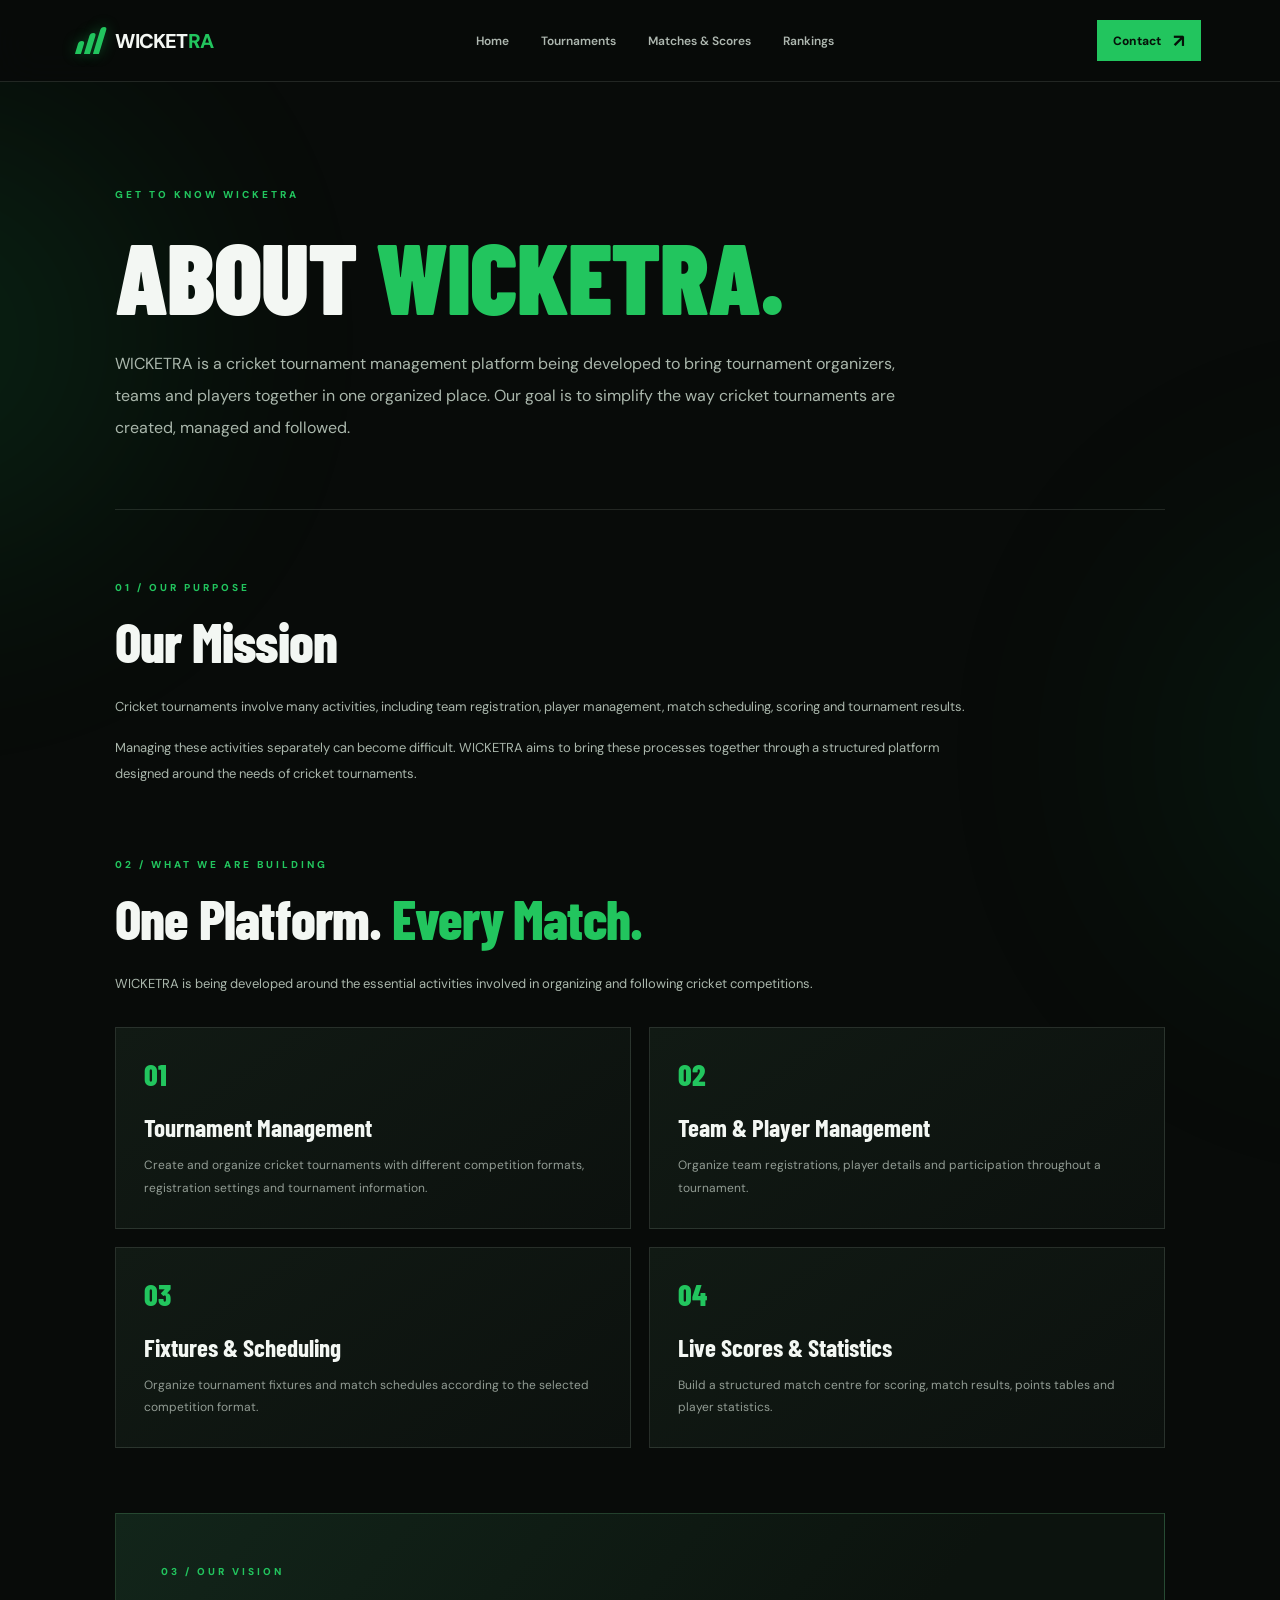
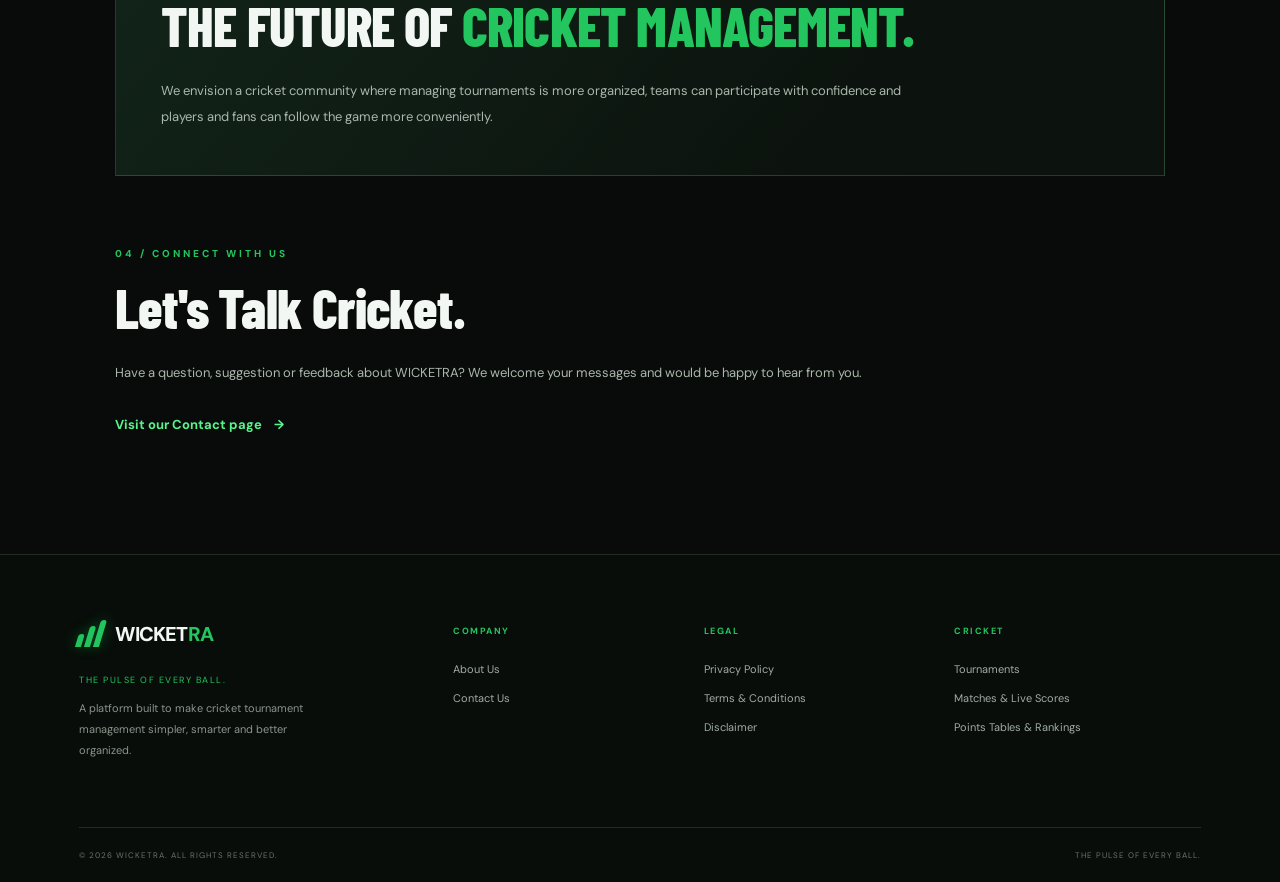
<file: about.html>
<!DOCTYPE html>
<html lang="en">
<head>
<meta charset="UTF-8">
<meta name="viewport" content="width=device-width, initial-scale=1.0">
<meta name="description" content="Discover WICKETRA's mission to simplify cricket tournament management through organized tournament, team, fixture and scoring tools.">
<meta name="theme-color" content="#080b09">

<title>About Us | WICKETRA</title>

<link rel="preconnect" href="https://fonts.googleapis.com">
<link rel="preconnect" href="https://fonts.gstatic.com" crossorigin>
<link href="https://fonts.googleapis.com/css2?family=Barlow+Condensed:wght@500;600;700;800;900&family=DM+Sans:wght@400;500;600;700;800&display=swap" rel="stylesheet">

<link rel="stylesheet" href="style.css">

<style>
.about-page {
  padding:100px 0 120px;
  min-height:70vh;
}
.about-container {
  max-width:1050px;
  width:87.6%;
  margin:auto;
}
.about-label {
  color:var(--green);
  letter-spacing:3px;
  font-size:10px;
  font-weight:800;
}
.about-page h1 {
  font:900 clamp(58px,8vw,100px)/.95 var(--display);
  margin:25px 0;
  letter-spacing:-1px;
}
.about-page h1 span,
.about-section h2 span,
.about-vision h2 span {
  color:var(--green);
}
.about-intro {
  color:#aab7ac;
  font-size:16px;
  line-height:2;
  max-width:780px;
}
.about-divider {
  height:1px;
  background:var(--line);
  margin:65px 0;
}
.about-section {
  margin-top:65px;
}
.about-section h2,
.about-vision h2 {
  font:800 clamp(36px,5vw,55px)/1 var(--display);
  margin:18px 0 25px;
}
.about-section>p {
  color:#aab7ac;
  font-size:13px;
  line-height:2;
  max-width:850px;
  margin-bottom:15px;
}
.about-features {
  display:grid;
  grid-template-columns:repeat(2,minmax(0,1fr));
  gap:18px;
  margin-top:30px;
}
.about-feature {
  padding:28px;
  background:linear-gradient(145deg,#111a14,#0c110e);
  border:1px solid var(--line);
  transition:transform .3s,border-color .3s;
}
.about-feature:hover {
  transform:translateY(-5px);
  border-color:#22c55e66;
}
.feature-number {
  color:var(--green);
  font:800 30px var(--display);
  margin-bottom:20px;
}
.about-feature h3 {
  color:var(--text);
  font:700 25px var(--display);
  margin-bottom:12px;
}
.about-feature p {
  color:var(--muted);
  font-size:12px;
  line-height:1.9;
  margin:0;
}
.about-vision {
  padding:45px;
  margin-top:65px;
  background:linear-gradient(130deg,#12251a,#0c130e 70%);
  border:1px solid #7de69a33;
}
.about-vision p {
  max-width:750px;
  color:#aab7ac;
  font-size:13px;
  line-height:2;
  margin-bottom:0;
}
.about-contact {
  display:inline-flex;
  align-items:center;
  gap:12px;
  margin-top:15px;
  color:var(--green-bright);
  font-size:13px;
  font-weight:700;
  transition:gap .2s;
}
.about-contact:hover { gap:19px; }
.about-page a:focus-visible {
  outline:2px solid var(--green);
  outline-offset:5px;
}
@media(max-width:760px) {
  .about-page { padding:70px 0 85px; }
  .about-features { grid-template-columns:1fr; }
  .about-divider { margin:45px 0; }
  .about-section { margin-top:45px; }
  .about-vision { padding:28px 22px; margin-top:45px; }
  .about-intro { font-size:14px; }
}
@media(prefers-reduced-motion:reduce) {
  .about-feature,.about-contact { transition:none; }
  .about-feature:hover { transform:none; }
}
</style>
</head>

<body>

<div class="ambient ambient-one"></div>
<div class="ambient ambient-two"></div>

<header class="site-header">
  <a class="brand" href="index.html">
    <span class="brand-mark"><i></i><i></i><i></i></span>
    <span>WICKET<span class="green">RA</span></span>
  </a>

  <nav class="main-nav" id="mainNav">
    <a href="index.html">Home</a>
    <a href="index.html#tournaments">Tournaments</a>
    <a href="index.html#matches">Matches &amp; Scores</a>
    <a href="index.html#rankings">Rankings</a>
  </nav>

  <div class="header-actions">
    <a class="button button-small" href="contact.html">
      Contact <span>↗</span>
    </a>
  </div>

  <button
    class="menu-toggle"
    id="menuToggle"
    aria-label="Open menu"
    aria-expanded="false"
    aria-controls="mainNav"
    type="button">
    <span></span>
    <span></span>
    <span></span>
  </button>
</header>

<main class="about-page">
  <div class="about-container">

    <span class="about-label">GET TO KNOW WICKETRA</span>

    <h1>ABOUT <span>WICKETRA.</span></h1>

    <p class="about-intro">
      WICKETRA is a cricket tournament management platform
      being developed to bring tournament organizers, teams
      and players together in one organized place.

      Our goal is to simplify the way cricket tournaments
      are created, managed and followed.
    </p>

    <div class="about-divider"></div>

    <section class="about-section">
      <span class="about-label">01 / OUR PURPOSE</span>
      <h2>Our Mission</h2>

      <p>
        Cricket tournaments involve many activities, including
        team registration, player management, match scheduling,
        scoring and tournament results.
      </p>

      <p>
        Managing these activities separately can become difficult.
        WICKETRA aims to bring these processes together through
        a structured platform designed around the needs of
        cricket tournaments.
      </p>
    </section>

    <section class="about-section">
      <span class="about-label">02 / WHAT WE ARE BUILDING</span>
      <h2>One Platform. <span>Every Match.</span></h2>

      <p>
        WICKETRA is being developed around the essential
        activities involved in organizing and following
        cricket competitions.
      </p>

      <div class="about-features">

        <article class="about-feature">
          <div class="feature-number">01</div>
          <h3>Tournament Management</h3>
          <p>
            Create and organize cricket tournaments with
            different competition formats, registration
            settings and tournament information.
          </p>
        </article>

        <article class="about-feature">
          <div class="feature-number">02</div>
          <h3>Team &amp; Player Management</h3>
          <p>
            Organize team registrations, player details
            and participation throughout a tournament.
          </p>
        </article>

        <article class="about-feature">
          <div class="feature-number">03</div>
          <h3>Fixtures &amp; Scheduling</h3>
          <p>
            Organize tournament fixtures and match schedules
            according to the selected competition format.
          </p>
        </article>

        <article class="about-feature">
          <div class="feature-number">04</div>
          <h3>Live Scores &amp; Statistics</h3>
          <p>
            Build a structured match centre for scoring,
            match results, points tables and player statistics.
          </p>
        </article>

      </div>
    </section>

    <section class="about-vision">
      <span class="about-label">03 / OUR VISION</span>
      <h2>THE FUTURE OF <span>CRICKET MANAGEMENT.</span></h2>
      <p>
        We envision a cricket community where managing
        tournaments is more organized, teams can participate
        with confidence and players and fans can follow
        the game more conveniently.
      </p>
    </section>

    <section class="about-section">
      <span class="about-label">04 / CONNECT WITH US</span>
      <h2>Let's Talk Cricket.</h2>

      <p>
        Have a question, suggestion or feedback about WICKETRA?
        We welcome your messages and would be happy to hear from you.
      </p>

      <a class="about-contact" href="contact.html">
        Visit our Contact page <span>→</span>
      </a>
    </section>

  </div>
</main>

<footer class="site-footer">
  <div class="footer-main">

    <div class="footer-brand">
      <a class="brand" href="index.html">
        <span class="brand-mark"><i></i><i></i><i></i></span>
        <span>WICKET<span class="green">RA</span></span>
      </a>

      <p>THE PULSE OF EVERY BALL.</p>

      <p class="footer-description">
        A platform built to make cricket tournament management
        simpler, smarter and better organized.
      </p>
    </div>

    <div class="footer-column">
      <h4>COMPANY</h4>
      <a href="about.html">About Us</a>
      <a href="contact.html">Contact Us</a>
    </div>

    <div class="footer-column">
      <h4>LEGAL</h4>
      <a href="privacy-policy.html">Privacy Policy</a>
      <a href="terms.html">Terms &amp; Conditions</a>
      <a href="disclaimer.html">Disclaimer</a>
    </div>

    <div class="footer-column">
      <h4>CRICKET</h4>
      <a href="index.html#tournaments">Tournaments</a>
      <a href="index.html#matches">Matches &amp; Live Scores</a>
      <a href="index.html#rankings">Points Tables &amp; Rankings</a>
    </div>

  </div>

  <div class="footer-bottom">
    <span>© 2026 WICKETRA. ALL RIGHTS RESERVED.</span>
    <span>THE PULSE OF EVERY BALL.</span>
  </div>
</footer>

<script src="script.js"></script>

<script>
/* Reliable mobile navigation fallback */
(function () {
  const toggle = document.getElementById("menuToggle");
  const nav = document.getElementById("mainNav");

  if (!toggle || !nav) return;

  toggle.addEventListener("click", function () {
    const isOpen = nav.classList.toggle("active");
    toggle.setAttribute("aria-expanded", String(isOpen));
    toggle.setAttribute("aria-label", isOpen ? "Close menu" : "Open menu");
  });

  nav.querySelectorAll("a").forEach(link => {
    link.addEventListener("click", () => {
      nav.classList.remove("active");
      toggle.setAttribute("aria-expanded", "false");
      toggle.setAttribute("aria-label", "Open menu");
    });
  });

  document.addEventListener("click", event => {
    if (!nav.contains(event.target) && !toggle.contains(event.target)) {
      nav.classList.remove("active");
      toggle.setAttribute("aria-expanded", "false");
    }
  });
})();
</script>

</body>
</html>
</file>
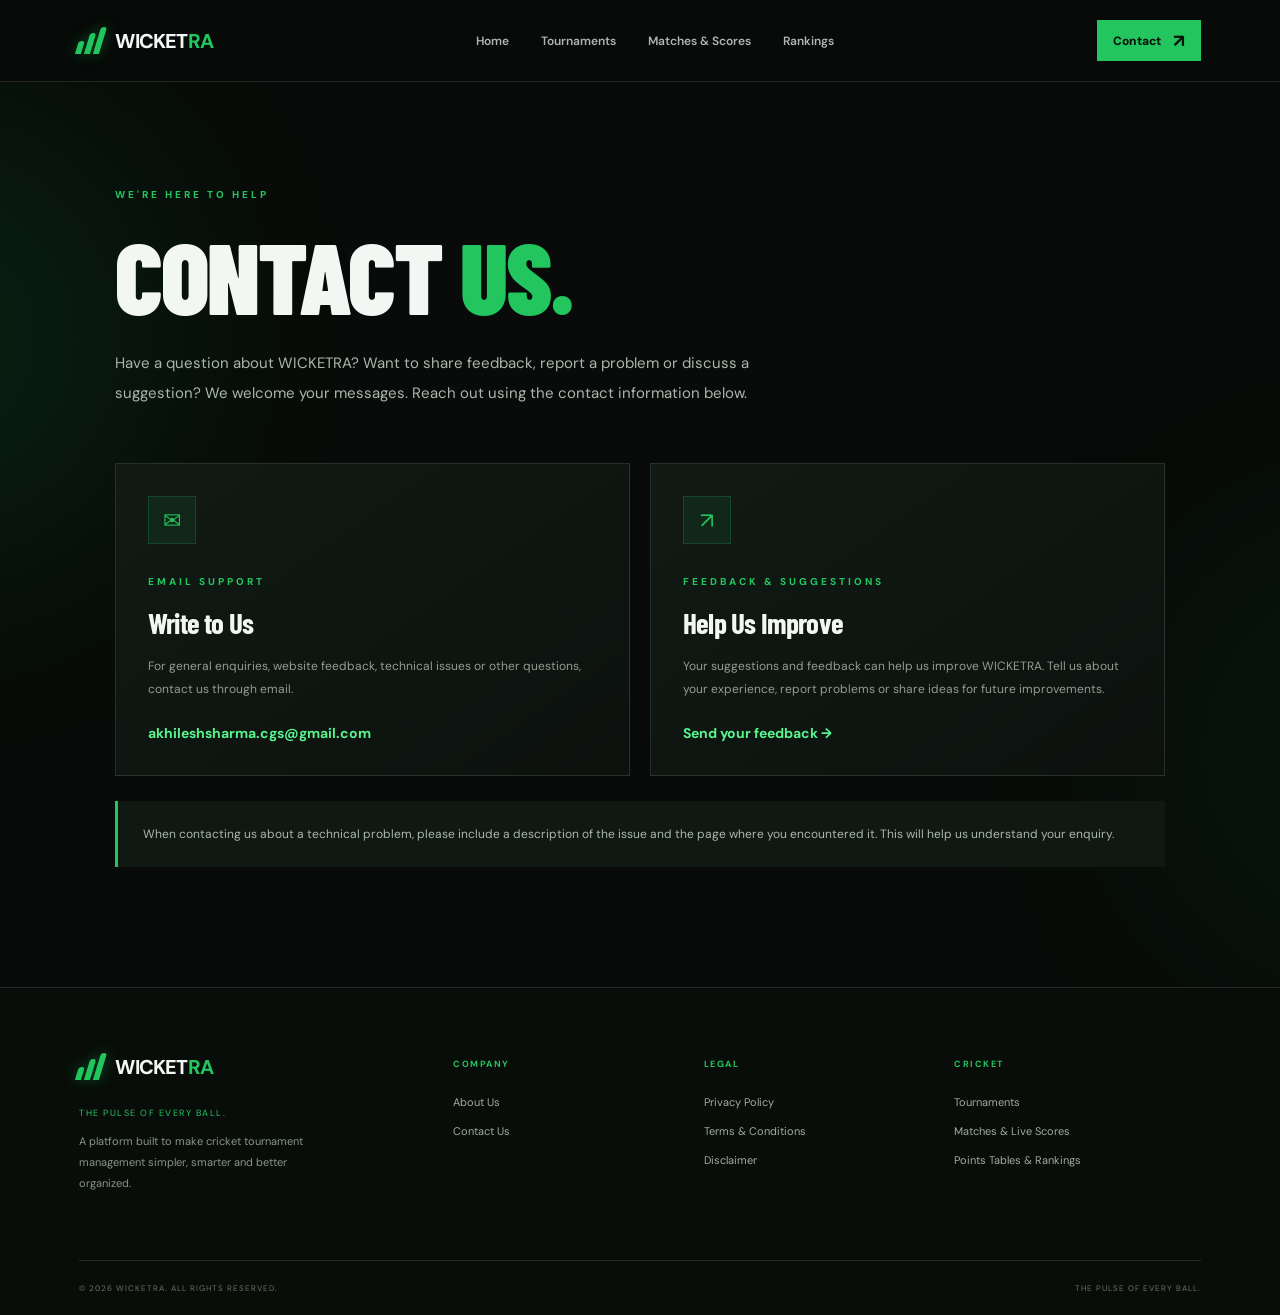
<file: contact.html>
<!DOCTYPE html>
<html lang="en">
<head>
<meta charset="UTF-8">
<meta name="viewport" content="width=device-width, initial-scale=1.0">
<meta name="description" content="Contact WICKETRA for questions, feedback, technical support and enquiries about cricket tournament management.">
<meta name="theme-color" content="#080b09">

<title>Contact Us | WICKETRA</title>

<link rel="preconnect" href="https://fonts.googleapis.com">
<link rel="preconnect" href="https://fonts.gstatic.com" crossorigin>
<link href="https://fonts.googleapis.com/css2?family=Barlow+Condensed:wght@500;600;700;800;900&family=DM+Sans:wght@400;500;600;700;800&display=swap" rel="stylesheet">

<link rel="stylesheet" href="style.css">

<style>
.contact-page {
  min-height:75vh;
  padding:100px 0 120px;
}
.contact-container {
  width:87.6%;
  max-width:1050px;
  margin:auto;
}
.contact-label {
  color:var(--green);
  font-size:10px;
  letter-spacing:3px;
  font-weight:800;
}
.contact-page h1 {
  font:900 clamp(60px,8vw,100px)/.95 var(--display);
  margin:25px 0;
}
.contact-page h1 span {
  color:var(--green);
}
.contact-intro {
  color:#aab7ac;
  font-size:15px;
  line-height:2;
  max-width:700px;
}
.contact-grid {
  display:grid;
  grid-template-columns:repeat(2,minmax(0,1fr));
  gap:20px;
  margin-top:55px;
}
.contact-card {
  padding:32px;
  background:linear-gradient(145deg,#111a14,#0c110e);
  border:1px solid var(--line);
  transition:border-color .3s,transform .3s;
}
.contact-card:hover {
  border-color:#22c55e66;
  transform:translateY(-5px);
}
.contact-card-icon {
  width:48px;
  height:48px;
  display:grid;
  place-items:center;
  color:var(--green);
  background:#22c55e15;
  border:1px solid #22c55e35;
  font-size:22px;
  margin-bottom:25px;
}
.contact-card h2 {
  font:700 29px var(--display);
  margin:15px 0;
}
.contact-card p {
  color:var(--muted);
  line-height:1.9;
  font-size:12px;
  margin-bottom:0;
}
.contact-email {
  display:inline-block;
  margin-top:23px;
  color:var(--green-bright);
  font-size:14px;
  font-weight:700;
  overflow-wrap:anywhere;
}
.contact-email:hover {
  text-decoration:underline;
}
.contact-note {
  margin-top:25px;
  padding:22px 25px;
  border-left:3px solid var(--green);
  background:#101812;
}
.contact-note p {
  color:#aab7ac;
  font-size:12px;
  line-height:1.9;
  margin:0;
}
.contact-page a:focus-visible {
  outline:2px solid var(--green);
  outline-offset:5px;
}
@media(max-width:760px) {
  .contact-page {
    padding:70px 0 85px;
  }
  .contact-grid {
    grid-template-columns:1fr;
    margin-top:35px;
  }
  .contact-card {
    padding:25px;
  }
  .contact-intro {
    font-size:14px;
  }
}
@media(prefers-reduced-motion:reduce) {
  .contact-card {
    transition:none;
  }
  .contact-card:hover {
    transform:none;
  }
}
</style>
</head>

<body>

<div class="ambient ambient-one"></div>
<div class="ambient ambient-two"></div>

<header class="site-header">

  <a class="brand" href="index.html">
    <span class="brand-mark"><i></i><i></i><i></i></span>
    <span>WICKET<span class="green">RA</span></span>
  </a>

  <nav class="main-nav" id="mainNav">
    <a href="index.html">Home</a>
    <a href="index.html#tournaments">Tournaments</a>
    <a href="index.html#matches">Matches &amp; Scores</a>
    <a href="index.html#rankings">Rankings</a>
  </nav>

  <div class="header-actions">
    <a class="button button-small" href="contact.html">
      Contact <span>↗</span>
    </a>
  </div>

  <button
    class="menu-toggle"
    id="menuToggle"
    aria-label="Open menu"
    aria-expanded="false"
    aria-controls="mainNav"
    type="button">
    <span></span>
    <span></span>
    <span></span>
  </button>

</header>

<main class="contact-page">

  <div class="contact-container">

    <span class="contact-label">WE'RE HERE TO HELP</span>

    <h1>CONTACT <span>US.</span></h1>

    <p class="contact-intro">
      Have a question about WICKETRA? Want to share feedback,
      report a problem or discuss a suggestion? We welcome
      your messages. Reach out using the contact information
      below.
    </p>

    <div class="contact-grid">

      <section class="contact-card">

        <div class="contact-card-icon" aria-hidden="true">✉</div>

        <span class="contact-label">EMAIL SUPPORT</span>

        <h2>Write to Us</h2>

        <p>
          For general enquiries, website feedback, technical
          issues or other questions, contact us through email.
        </p>

        <a
          class="contact-email"
          href="mailto:akhileshsharma.cgs@gmail.com">
          akhileshsharma.cgs@gmail.com
        </a>

      </section>

      <section class="contact-card">

        <div class="contact-card-icon" aria-hidden="true">↗</div>

        <span class="contact-label">FEEDBACK &amp; SUGGESTIONS</span>

        <h2>Help Us Improve</h2>

        <p>
          Your suggestions and feedback can help us improve
          WICKETRA. Tell us about your experience, report
          problems or share ideas for future improvements.
        </p>

        <a
          class="contact-email"
          href="mailto:akhileshsharma.cgs@gmail.com?subject=WICKETRA%20Feedback">
          Send your feedback →
        </a>

      </section>

    </div>

    <div class="contact-note">
      <p>
        When contacting us about a technical problem, please
        include a description of the issue and the page where
        you encountered it. This will help us understand
        your enquiry.
      </p>
    </div>

  </div>

</main>

<footer class="site-footer">

  <div class="footer-main">

    <div class="footer-brand">

      <a class="brand" href="index.html">
        <span class="brand-mark"><i></i><i></i><i></i></span>
        <span>WICKET<span class="green">RA</span></span>
      </a>

      <p>THE PULSE OF EVERY BALL.</p>

      <p class="footer-description">
        A platform built to make cricket tournament management
        simpler, smarter and better organized.
      </p>

    </div>

    <div class="footer-column">
      <h4>COMPANY</h4>
      <a href="about.html">About Us</a>
      <a href="contact.html">Contact Us</a>
    </div>

    <div class="footer-column">
      <h4>LEGAL</h4>
      <a href="privacy-policy.html">Privacy Policy</a>
      <a href="terms.html">Terms &amp; Conditions</a>
      <a href="disclaimer.html">Disclaimer</a>
    </div>

    <div class="footer-column">
      <h4>CRICKET</h4>
      <a href="index.html#tournaments">Tournaments</a>
      <a href="index.html#matches">Matches &amp; Live Scores</a>
      <a href="index.html#rankings">Points Tables &amp; Rankings</a>
    </div>

  </div>

  <div class="footer-bottom">
    <span>© 2026 WICKETRA. ALL RIGHTS RESERVED.</span>
    <span>THE PULSE OF EVERY BALL.</span>
  </div>

</footer>

<script src="script.js"></script>

<script>
(function () {
  const toggle = document.getElementById("menuToggle");
  const nav = document.getElementById("mainNav");

  if (!toggle || !nav) return;

  toggle.addEventListener("click", function () {
    const isOpen = nav.classList.toggle("active");
    toggle.setAttribute("aria-expanded", String(isOpen));
    toggle.setAttribute("aria-label", isOpen ? "Close menu" : "Open menu");
  });

  nav.querySelectorAll("a").forEach(link => {
    link.addEventListener("click", function () {
      nav.classList.remove("active");
      toggle.setAttribute("aria-expanded", "false");
      toggle.setAttribute("aria-label", "Open menu");
    });
  });

  document.addEventListener("click", function (event) {
    if (!nav.contains(event.target) && !toggle.contains(event.target)) {
      nav.classList.remove("active");
      toggle.setAttribute("aria-expanded", "false");
    }
  });
})();
</script>

</body>
</html>
</file>
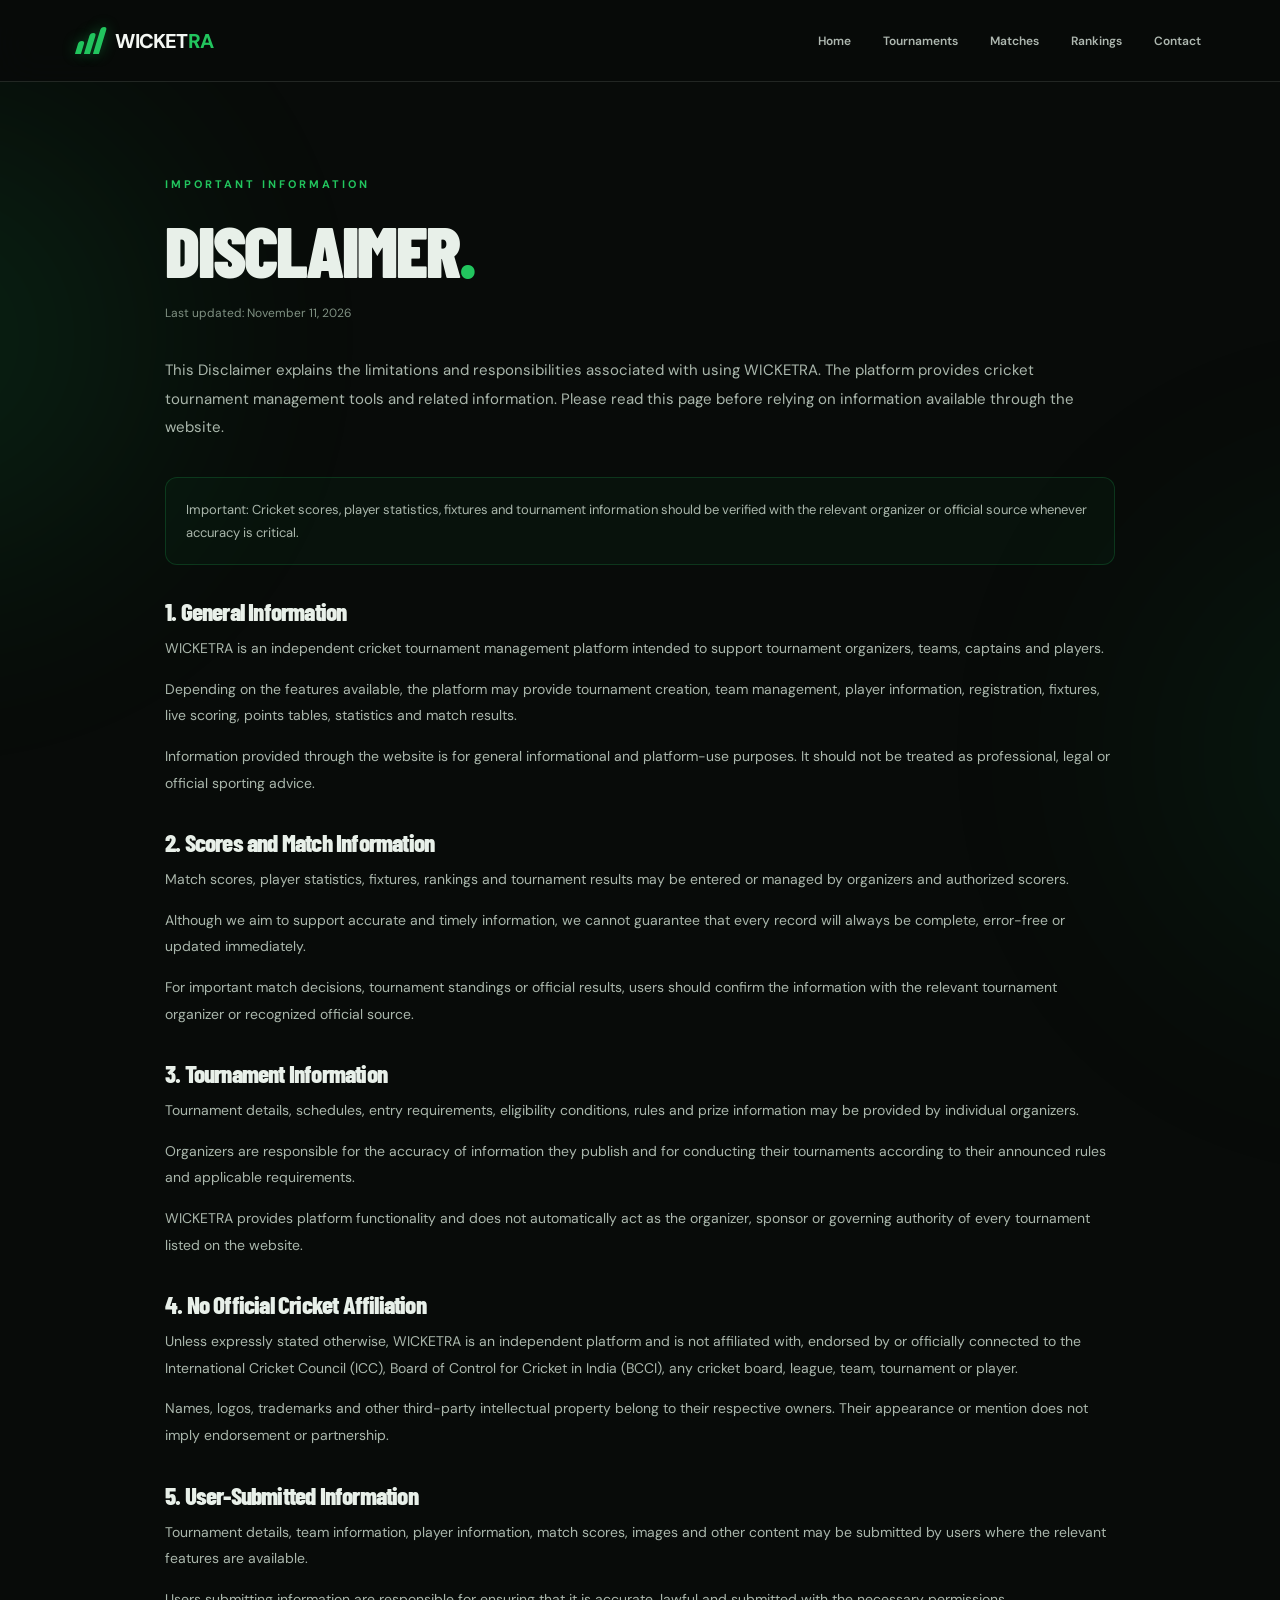
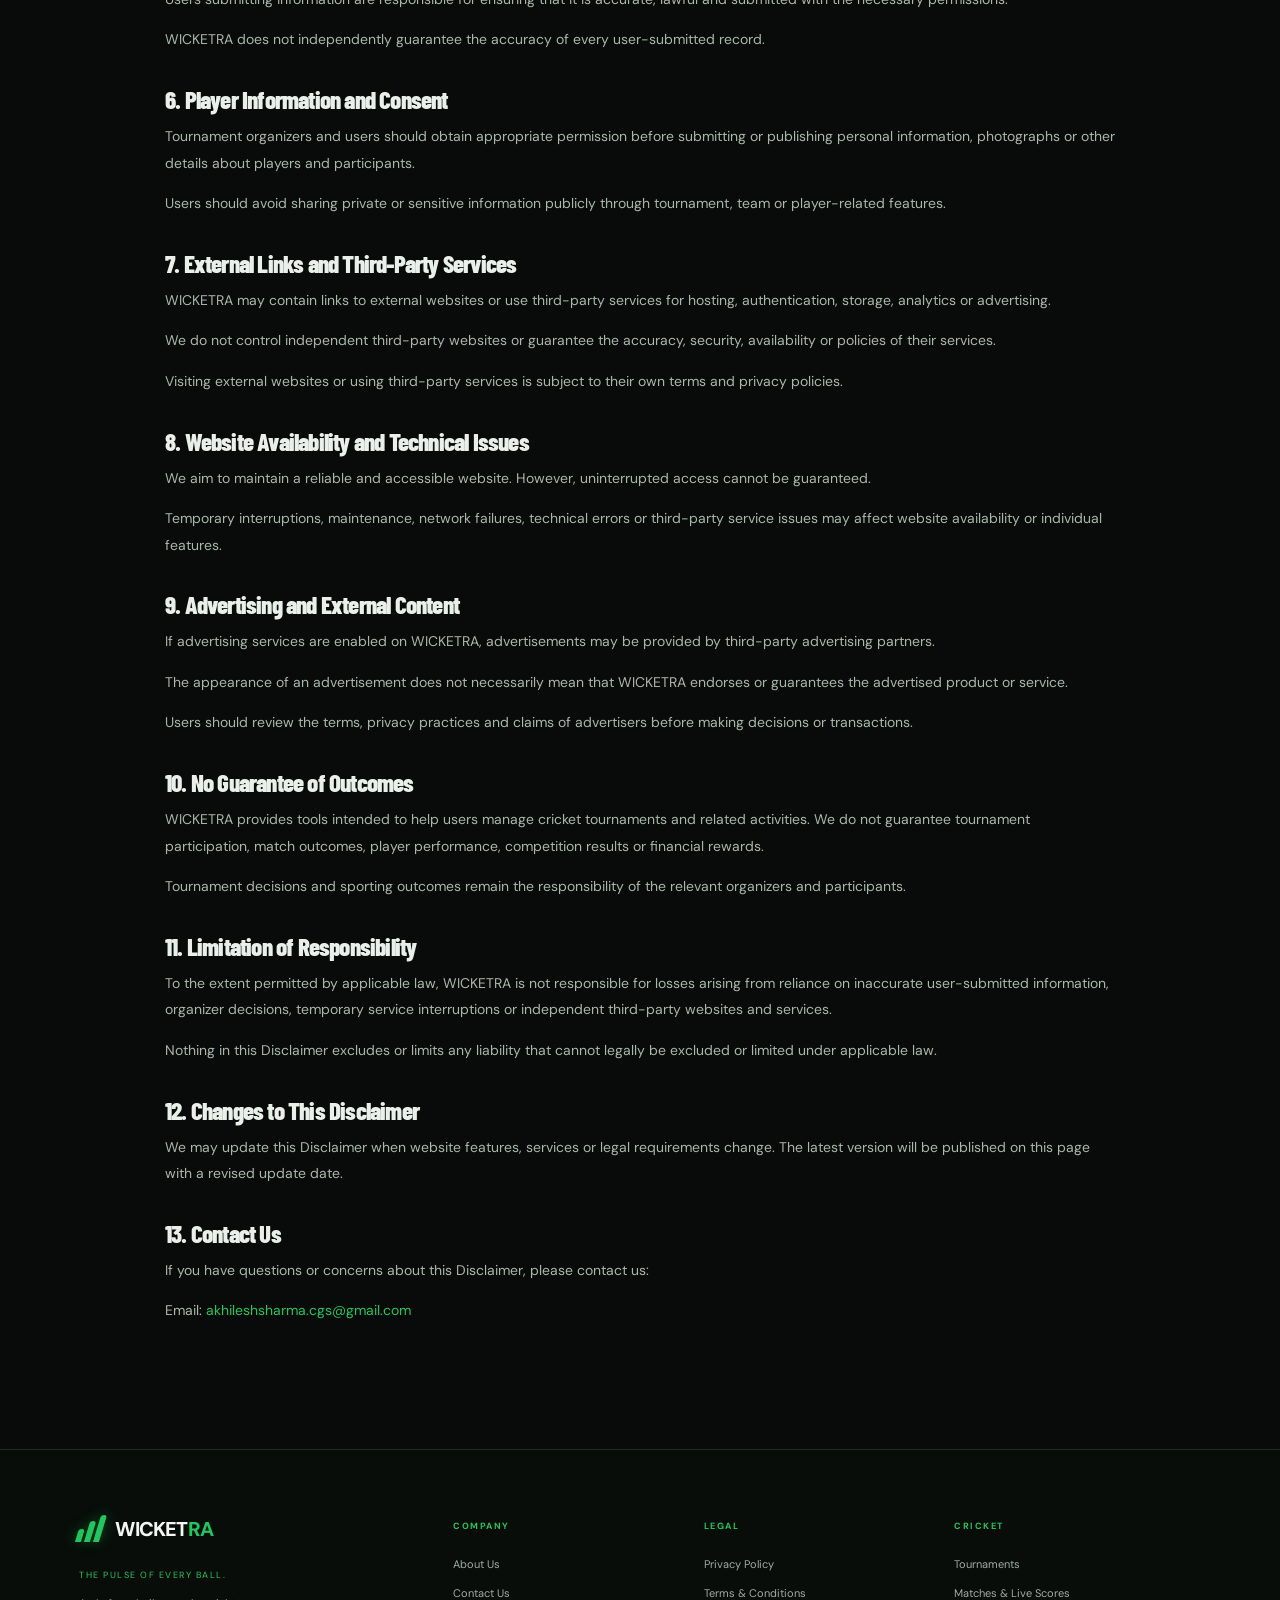
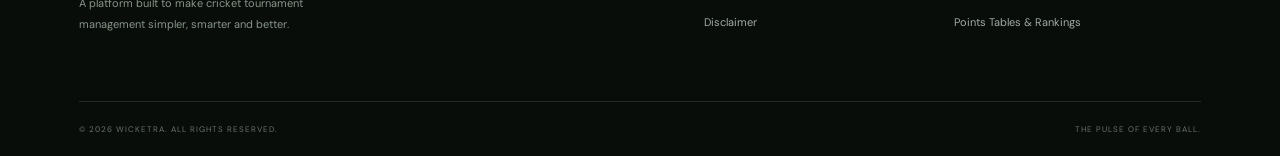
<file: disclaimer.html>
<!DOCTYPE html>
<html lang="en">
<head>
<meta charset="UTF-8">
<meta name="viewport" content="width=device-width, initial-scale=1.0">

<title>Disclaimer | WICKETRA</title>

<meta name="description" content="Read the WICKETRA disclaimer covering cricket information, match scores, tournament data, user submissions and third-party services.">
<meta name="robots" content="index, follow">
<meta name="theme-color" content="#080b09">

<link rel="preconnect" href="https://fonts.googleapis.com">
<link rel="preconnect" href="https://fonts.gstatic.com" crossorigin>
<link href="https://fonts.googleapis.com/css2?family=Barlow+Condensed:wght@500;600;700;800&family=DM+Sans:wght@400;500;600;700&display=swap" rel="stylesheet">

<link rel="stylesheet" href="style.css">

<style>
.disclaimer-page {
  min-height:75vh;
  padding:90px 7%;
  color:#e8f0e9;
}
.disclaimer-container {
  max-width:950px;
  margin:auto;
}
.disclaimer-label {
  color:#22C55E;
  font-size:11px;
  font-weight:bold;
  letter-spacing:3px;
}
.disclaimer-page h1 {
  font-family:"Barlow Condensed",sans-serif;
  font-size:clamp(42px,7vw,72px);
  line-height:1;
  margin:20px 0;
}
.disclaimer-page h1 span {
  color:#22C55E;
}
.disclaimer-updated {
  color:#7f9082;
  font-size:12px;
  margin-bottom:35px;
}
.disclaimer-intro {
  color:#aab7ac;
  font-size:15px;
  line-height:1.9;
  margin-bottom:35px;
}
.disclaimer-section {
  margin:35px 0;
}
.disclaimer-section h2 {
  font-family:"Barlow Condensed",sans-serif;
  font-size:25px;
  margin-bottom:13px;
  color:#e8f0e9;
}
.disclaimer-section p,
.disclaimer-section li {
  color:#aab7ac;
  font-size:14px;
  line-height:1.9;
}
.disclaimer-section ul {
  padding-left:22px;
  margin-top:10px;
}
.disclaimer-section li {
  margin-bottom:8px;
}
.disclaimer-section a {
  color:#22C55E;
  overflow-wrap:anywhere;
}
.disclaimer-section a:hover {
  text-decoration:underline;
}
.disclaimer-note {
  padding:20px;
  margin:25px 0;
  border:1px solid rgba(34,197,94,.2);
  border-radius:12px;
  background:rgba(34,197,94,.04);
  color:#aab7ac;
  font-size:13px;
  line-height:1.8;
}
.disclaimer-page a:focus-visible {
  outline:2px solid #22C55E;
  outline-offset:4px;
}
@media(max-width:600px) {
  .disclaimer-page {
    padding:65px 6%;
  }
  .disclaimer-section {
    margin:30px 0;
  }
}
</style>
</head>

<body>

<div class="ambient ambient-one"></div>
<div class="ambient ambient-two"></div>

<header class="site-header">

  <a class="brand" href="index.html" aria-label="WICKETRA Home">
    <span class="brand-mark"><i></i><i></i><i></i></span>
    <span>WICKET<span class="green">RA</span></span>
  </a>

  <button
    class="menu-toggle"
    id="menuToggle"
    aria-label="Open menu"
    aria-expanded="false"
    aria-controls="mainNav"
    type="button">
    <span></span>
    <span></span>
    <span></span>
  </button>

  <nav class="main-nav" id="mainNav">
    <a href="index.html">Home</a>
    <a href="index.html#tournaments">Tournaments</a>
    <a href="index.html#matches">Matches</a>
    <a href="index.html#rankings">Rankings</a>
    <a href="contact.html" class="nav-cta">Contact</a>
  </nav>

</header>

<main class="disclaimer-page">
<div class="disclaimer-container">

  <span class="disclaimer-label">IMPORTANT INFORMATION</span>

  <h1>DISCLAIMER<span>.</span></h1>

  <p class="disclaimer-updated">
    Last updated: November 11, 2026
  </p>

  <p class="disclaimer-intro">
    This Disclaimer explains the limitations and responsibilities
    associated with using WICKETRA. The platform provides
    cricket tournament management tools and related information.
    Please read this page before relying on information
    available through the website.
  </p>

  <div class="disclaimer-note">
    Important: Cricket scores, player statistics, fixtures and
    tournament information should be verified with the relevant
    organizer or official source whenever accuracy is critical.
  </div>

  <section class="disclaimer-section">
    <h2>1. General Information</h2>
    <p>
      WICKETRA is an independent cricket tournament management
      platform intended to support tournament organizers,
      teams, captains and players.
    </p>
    <p>
      Depending on the features available, the platform may
      provide tournament creation, team management, player
      information, registration, fixtures, live scoring,
      points tables, statistics and match results.
    </p>
    <p>
      Information provided through the website is for general
      informational and platform-use purposes. It should not
      be treated as professional, legal or official sporting
      advice.
    </p>
  </section>

  <section class="disclaimer-section">
    <h2>2. Scores and Match Information</h2>
    <p>
      Match scores, player statistics, fixtures, rankings
      and tournament results may be entered or managed by
      organizers and authorized scorers.
    </p>
    <p>
      Although we aim to support accurate and timely
      information, we cannot guarantee that every record
      will always be complete, error-free or updated
      immediately.
    </p>
    <p>
      For important match decisions, tournament standings
      or official results, users should confirm the
      information with the relevant tournament organizer
      or recognized official source.
    </p>
  </section>

  <section class="disclaimer-section">
    <h2>3. Tournament Information</h2>
    <p>
      Tournament details, schedules, entry requirements,
      eligibility conditions, rules and prize information
      may be provided by individual organizers.
    </p>
    <p>
      Organizers are responsible for the accuracy of
      information they publish and for conducting their
      tournaments according to their announced rules
      and applicable requirements.
    </p>
    <p>
      WICKETRA provides platform functionality and does
      not automatically act as the organizer, sponsor
      or governing authority of every tournament listed
      on the website.
    </p>
  </section>

  <section class="disclaimer-section">
    <h2>4. No Official Cricket Affiliation</h2>
    <p>
      Unless expressly stated otherwise, WICKETRA is an
      independent platform and is not affiliated with,
      endorsed by or officially connected to the
      International Cricket Council (ICC), Board of
      Control for Cricket in India (BCCI), any cricket
      board, league, team, tournament or player.
    </p>
    <p>
      Names, logos, trademarks and other third-party
      intellectual property belong to their respective
      owners. Their appearance or mention does not
      imply endorsement or partnership.
    </p>
  </section>

  <section class="disclaimer-section">
    <h2>5. User-Submitted Information</h2>
    <p>
      Tournament details, team information, player
      information, match scores, images and other content
      may be submitted by users where the relevant
      features are available.
    </p>
    <p>
      Users submitting information are responsible
      for ensuring that it is accurate, lawful and
      submitted with the necessary permissions.
    </p>
    <p>
      WICKETRA does not independently guarantee the
      accuracy of every user-submitted record.
    </p>
  </section>

  <section class="disclaimer-section">
    <h2>6. Player Information and Consent</h2>
    <p>
      Tournament organizers and users should obtain
      appropriate permission before submitting or
      publishing personal information, photographs
      or other details about players and participants.
    </p>
    <p>
      Users should avoid sharing private or sensitive
      information publicly through tournament,
      team or player-related features.
    </p>
  </section>

  <section class="disclaimer-section">
    <h2>7. External Links and Third-Party Services</h2>
    <p>
      WICKETRA may contain links to external websites
      or use third-party services for hosting,
      authentication, storage, analytics or advertising.
    </p>
    <p>
      We do not control independent third-party
      websites or guarantee the accuracy, security,
      availability or policies of their services.
    </p>
    <p>
      Visiting external websites or using third-party
      services is subject to their own terms and
      privacy policies.
    </p>
  </section>

  <section class="disclaimer-section">
    <h2>8. Website Availability and Technical Issues</h2>
    <p>
      We aim to maintain a reliable and accessible
      website. However, uninterrupted access cannot
      be guaranteed.
    </p>
    <p>
      Temporary interruptions, maintenance, network
      failures, technical errors or third-party
      service issues may affect website availability
      or individual features.
    </p>
  </section>

  <section class="disclaimer-section">
    <h2>9. Advertising and External Content</h2>
    <p>
      If advertising services are enabled on WICKETRA,
      advertisements may be provided by third-party
      advertising partners.
    </p>
    <p>
      The appearance of an advertisement does not
      necessarily mean that WICKETRA endorses or
      guarantees the advertised product or service.
    </p>
    <p>
      Users should review the terms, privacy practices
      and claims of advertisers before making decisions
      or transactions.
    </p>
  </section>

  <section class="disclaimer-section">
    <h2>10. No Guarantee of Outcomes</h2>
    <p>
      WICKETRA provides tools intended to help users
      manage cricket tournaments and related activities.
      We do not guarantee tournament participation,
      match outcomes, player performance, competition
      results or financial rewards.
    </p>
    <p>
      Tournament decisions and sporting outcomes remain
      the responsibility of the relevant organizers
      and participants.
    </p>
  </section>

  <section class="disclaimer-section">
    <h2>11. Limitation of Responsibility</h2>
    <p>
      To the extent permitted by applicable law,
      WICKETRA is not responsible for losses arising
      from reliance on inaccurate user-submitted
      information, organizer decisions, temporary
      service interruptions or independent
      third-party websites and services.
    </p>
    <p>
      Nothing in this Disclaimer excludes or limits
      any liability that cannot legally be excluded
      or limited under applicable law.
    </p>
  </section>

  <section class="disclaimer-section">
    <h2>12. Changes to This Disclaimer</h2>
    <p>
      We may update this Disclaimer when website
      features, services or legal requirements change.
      The latest version will be published on this
      page with a revised update date.
    </p>
  </section>

  <section class="disclaimer-section">
    <h2>13. Contact Us</h2>
    <p>
      If you have questions or concerns about this
      Disclaimer, please contact us:
    </p>
    <p>
      Email:
      <a href="mailto:akhileshsharma.cgs@gmail.com">
        akhileshsharma.cgs@gmail.com
      </a>
    </p>
  </section>

</div>
</main>

<footer class="site-footer">

  <div class="footer-main">

    <div class="footer-brand">
      <a class="brand" href="index.html">
        <span class="brand-mark"><i></i><i></i><i></i></span>
        <span>WICKET<span class="green">RA</span></span>
      </a>

      <p>THE PULSE OF EVERY BALL.</p>

      <p class="footer-description">
        A platform built to make cricket tournament management
        simpler, smarter and better.
      </p>
    </div>

    <div class="footer-column">
      <h4>COMPANY</h4>
      <a href="about.html">About Us</a>
      <a href="contact.html">Contact Us</a>
    </div>

    <div class="footer-column">
      <h4>LEGAL</h4>
      <a href="privacy-policy.html">Privacy Policy</a>
      <a href="terms.html">Terms &amp; Conditions</a>
      <a href="disclaimer.html">Disclaimer</a>
    </div>

    <div class="footer-column">
      <h4>CRICKET</h4>
      <a href="index.html#tournaments">Tournaments</a>
      <a href="index.html#matches">Matches &amp; Live Scores</a>
      <a href="index.html#rankings">Points Tables &amp; Rankings</a>
    </div>

  </div>

  <div class="footer-bottom">
    <span>© 2026 WICKETRA. ALL RIGHTS RESERVED.</span>
    <span>THE PULSE OF EVERY BALL.</span>
  </div>

</footer>

<script src="script.js"></script>

<script>
(function () {
  const toggle = document.getElementById("menuToggle");
  const nav = document.getElementById("mainNav");

  if (!toggle || !nav) return;

  toggle.addEventListener("click", function () {
    const isOpen = nav.classList.toggle("active");
    toggle.setAttribute("aria-expanded", String(isOpen));
    toggle.setAttribute("aria-label", isOpen ? "Close menu" : "Open menu");
  });

  nav.querySelectorAll("a").forEach(link => {
    link.addEventListener("click", function () {
      nav.classList.remove("active");
      toggle.setAttribute("aria-expanded", "false");
      toggle.setAttribute("aria-label", "Open menu");
    });
  });

  document.addEventListener("click", function (event) {
    if (!nav.contains(event.target) && !toggle.contains(event.target)) {
      nav.classList.remove("active");
      toggle.setAttribute("aria-expanded", "false");
    }
  });
})();
</script>

</body>
</html>
</file>
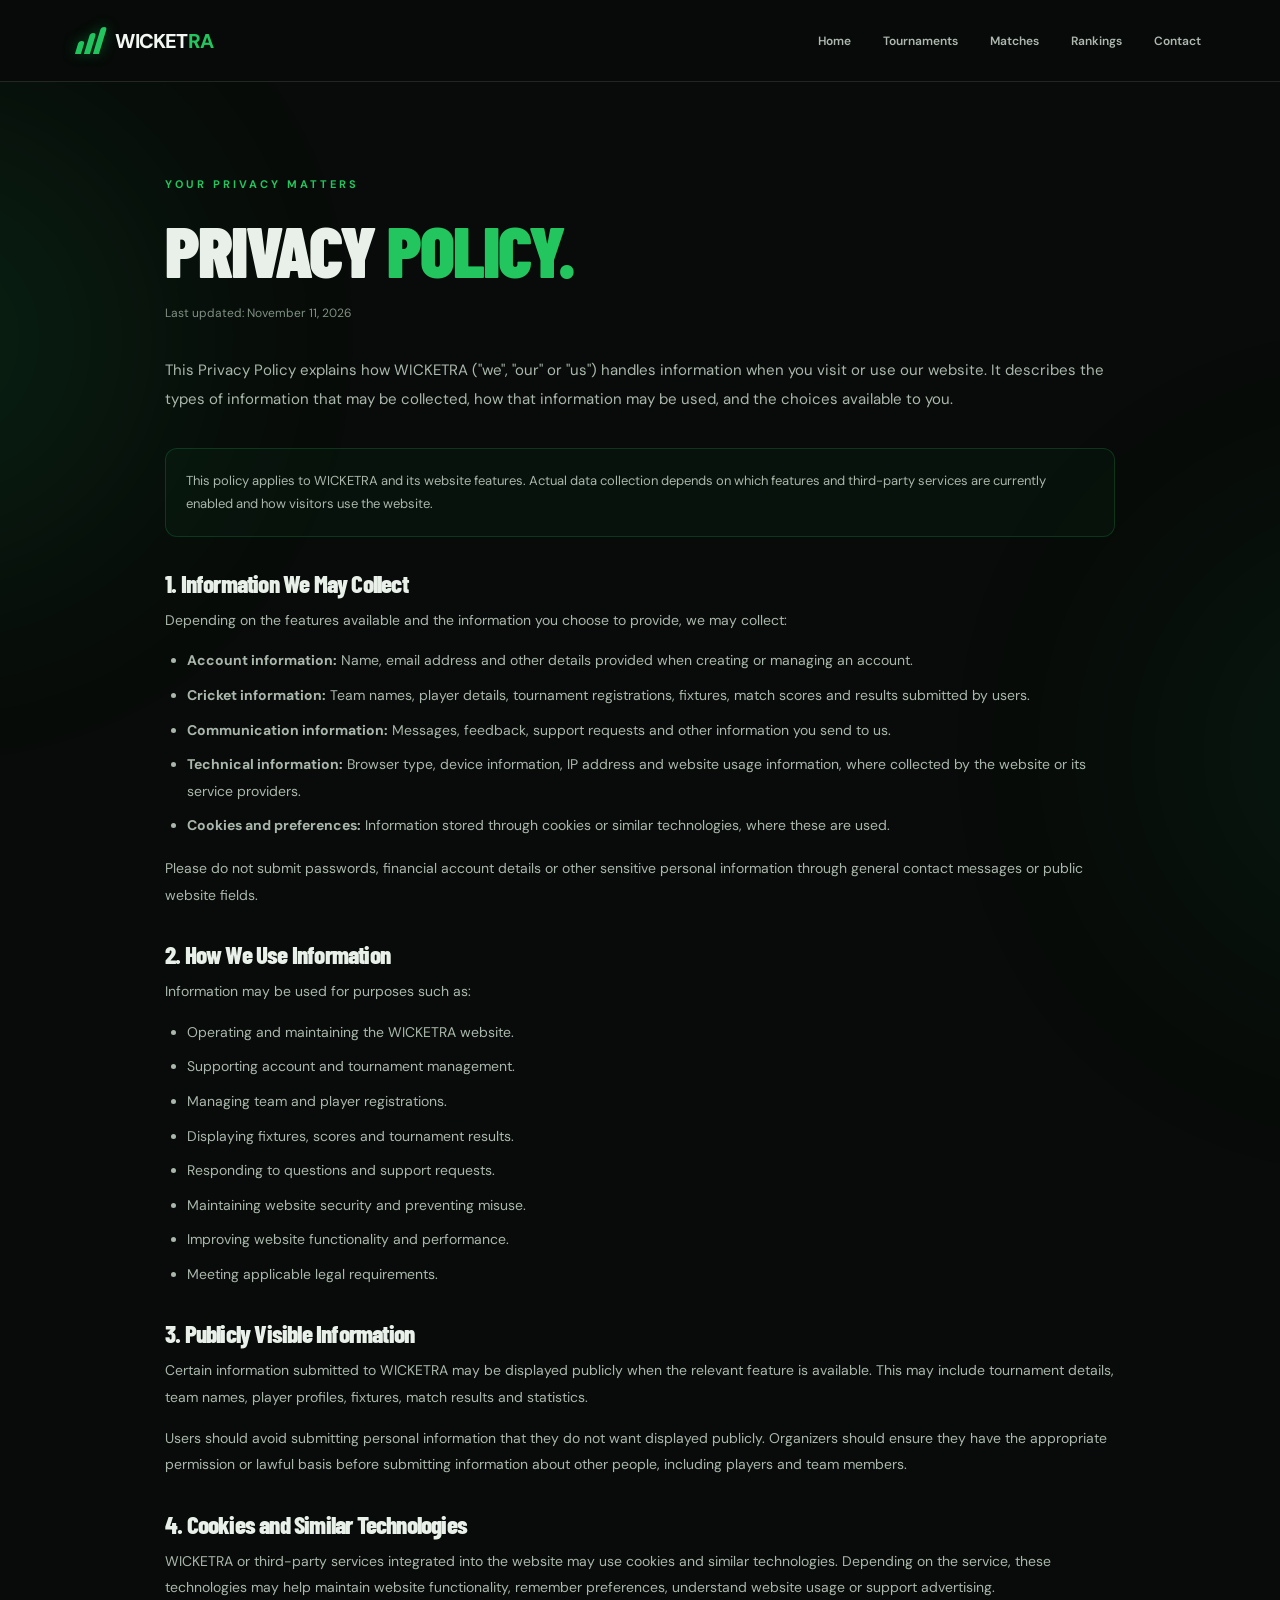
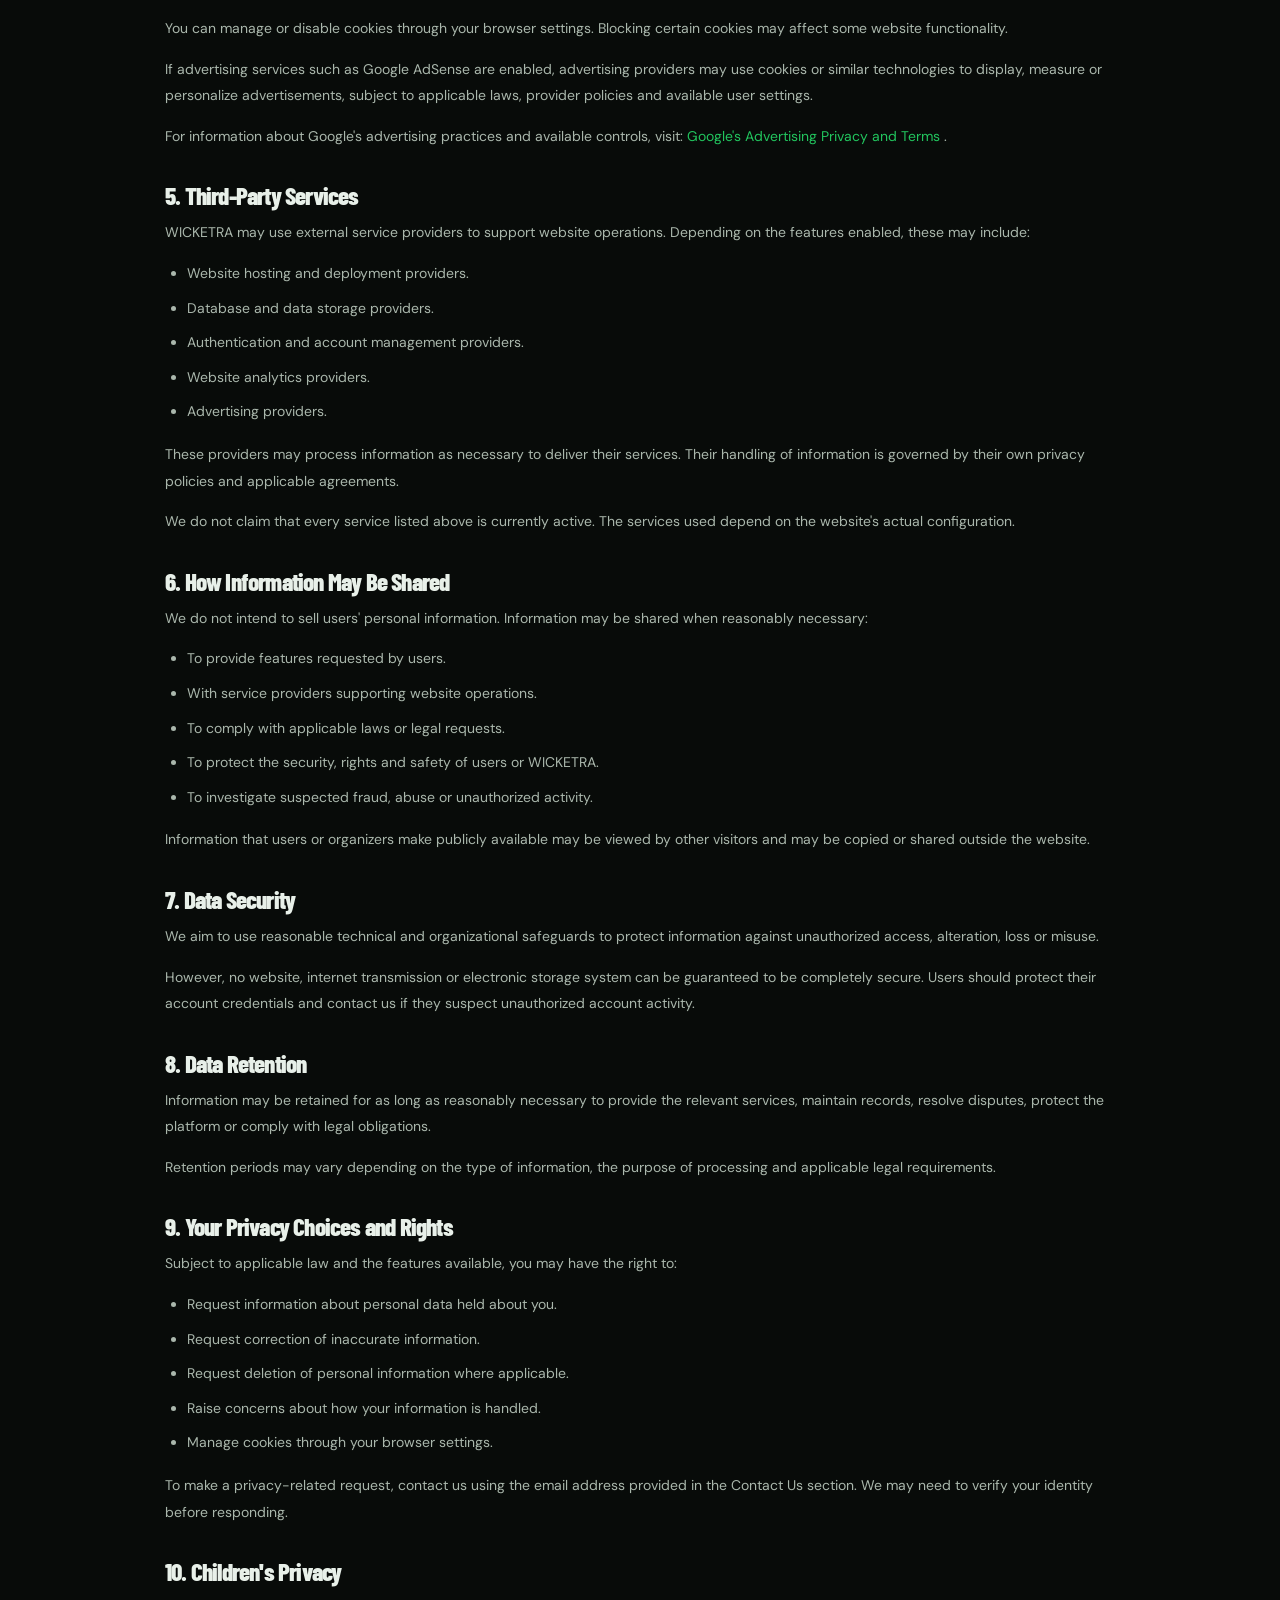
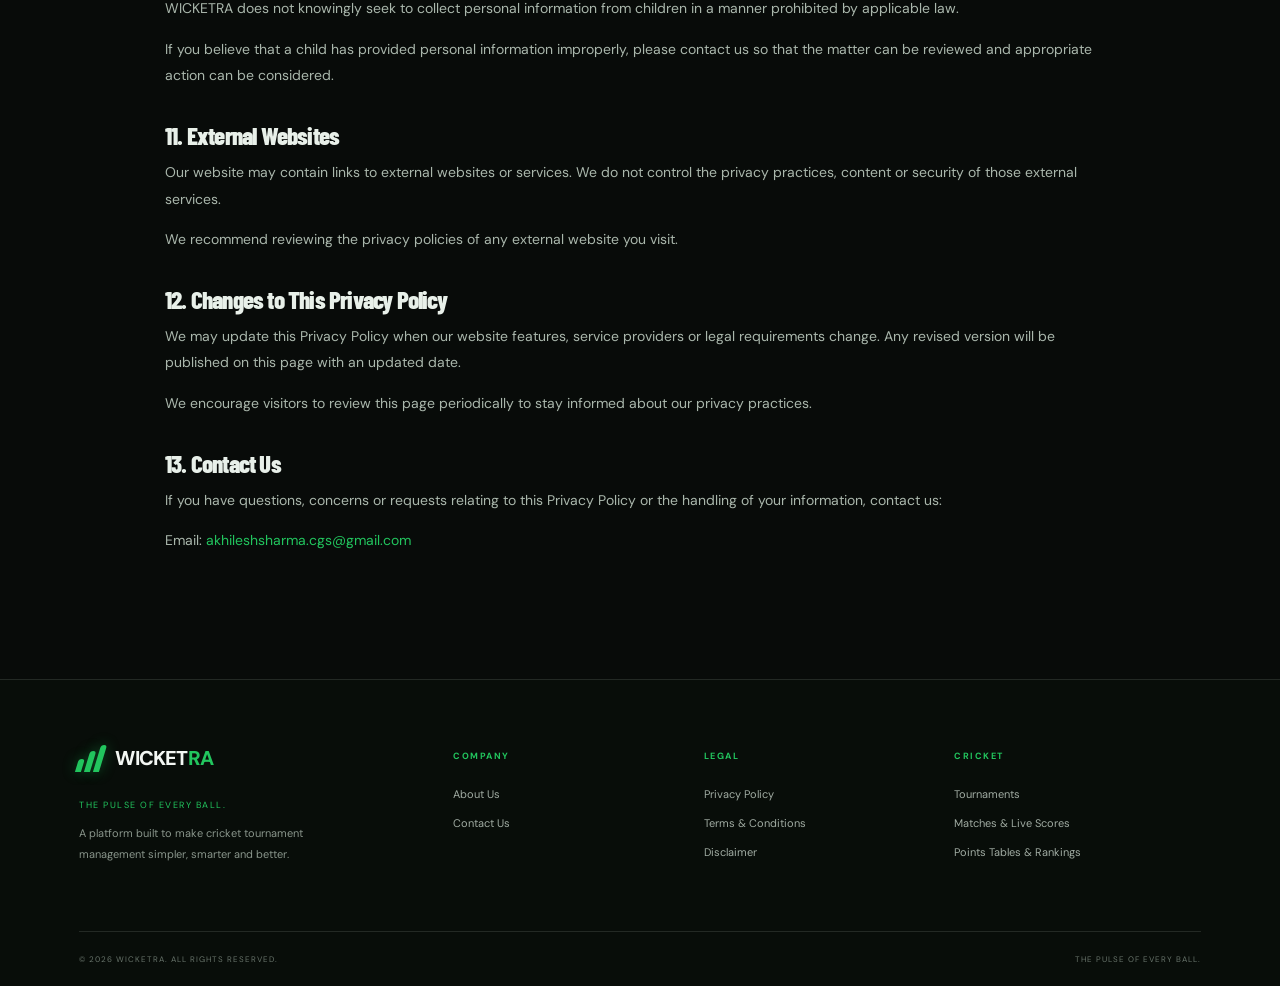
<file: privacy-policy.html>
<!DOCTYPE html>
<html lang="en">
<head>
<meta charset="UTF-8">
<meta name="viewport" content="width=device-width, initial-scale=1.0">

<title>Privacy Policy | WICKETRA</title>

<meta name="description" content="Read the WICKETRA Privacy Policy to understand how personal information, cookies and website data may be collected, used and protected.">
<meta name="robots" content="index, follow">
<meta name="theme-color" content="#080b09">

<link rel="preconnect" href="https://fonts.googleapis.com">
<link rel="preconnect" href="https://fonts.gstatic.com" crossorigin>
<link href="https://fonts.googleapis.com/css2?family=Barlow+Condensed:wght@500;600;700;800&family=DM+Sans:wght@400;500;600;700&display=swap" rel="stylesheet">

<link rel="stylesheet" href="style.css">

<style>
.policy-page {
  min-height:75vh;
  padding:90px 7%;
  color:#e8f0e9;
}
.policy-container {
  max-width:950px;
  margin:auto;
}
.policy-label {
  color:#22C55E;
  font-size:11px;
  font-weight:bold;
  letter-spacing:3px;
}
.policy-page h1 {
  font-family:"Barlow Condensed",sans-serif;
  font-size:clamp(42px,7vw,72px);
  line-height:1;
  margin:20px 0;
}
.policy-page h1 span {
  color:#22C55E;
}
.policy-updated {
  color:#7f9082;
  font-size:12px;
  margin-bottom:35px;
}
.policy-intro {
  color:#aab7ac;
  font-size:15px;
  line-height:1.9;
  margin-bottom:35px;
}
.policy-section {
  margin:35px 0;
}
.policy-section h2 {
  font-family:"Barlow Condensed",sans-serif;
  font-size:25px;
  margin-bottom:13px;
  color:#e8f0e9;
}
.policy-section p,
.policy-section li {
  color:#aab7ac;
  font-size:14px;
  line-height:1.9;
}
.policy-section ul {
  padding-left:22px;
  margin-top:10px;
}
.policy-section li {
  margin-bottom:8px;
}
.policy-section a {
  color:#22C55E;
  overflow-wrap:anywhere;
}
.policy-section a:hover {
  text-decoration:underline;
}
.policy-note {
  padding:20px;
  margin:25px 0;
  border:1px solid rgba(34,197,94,.2);
  border-radius:12px;
  background:rgba(34,197,94,.04);
  color:#aab7ac;
  font-size:13px;
  line-height:1.8;
}
.policy-page a:focus-visible {
  outline:2px solid #22C55E;
  outline-offset:4px;
}
@media(max-width:600px) {
  .policy-page {
    padding:65px 6%;
  }
  .policy-section {
    margin:30px 0;
  }
}
@media(prefers-reduced-motion:reduce) {
  * {
    scroll-behavior:auto !important;
  }
}
</style>
</head>

<body>

<div class="ambient ambient-one"></div>
<div class="ambient ambient-two"></div>

<header class="site-header">

  <a class="brand" href="index.html" aria-label="WICKETRA Home">
    <span class="brand-mark"><i></i><i></i><i></i></span>
    <span>WICKET<span class="green">RA</span></span>
  </a>

  <button
    class="menu-toggle"
    id="menuToggle"
    aria-label="Open menu"
    aria-expanded="false"
    aria-controls="mainNav"
    type="button">
    <span></span>
    <span></span>
    <span></span>
  </button>

  <nav class="main-nav" id="mainNav">
    <a href="index.html">Home</a>
    <a href="index.html#tournaments">Tournaments</a>
    <a href="index.html#matches">Matches</a>
    <a href="index.html#rankings">Rankings</a>
    <a href="contact.html" class="nav-cta">Contact</a>
  </nav>

</header>

<main class="policy-page">
<div class="policy-container">

  <span class="policy-label">YOUR PRIVACY MATTERS</span>

  <h1>PRIVACY <span>POLICY.</span></h1>

  <p class="policy-updated">
    Last updated: November 11, 2026
  </p>

  <p class="policy-intro">
    This Privacy Policy explains how WICKETRA ("we", "our"
    or "us") handles information when you visit or use our
    website. It describes the types of information that may
    be collected, how that information may be used, and the
    choices available to you.
  </p>

  <div class="policy-note">
    This policy applies to WICKETRA and its website features.
    Actual data collection depends on which features and
    third-party services are currently enabled and how visitors
    use the website.
  </div>

  <section class="policy-section">
    <h2>1. Information We May Collect</h2>

    <p>
      Depending on the features available and the information
      you choose to provide, we may collect:
    </p>

    <ul>
      <li><strong>Account information:</strong> Name, email address and other details provided when creating or managing an account.</li>
      <li><strong>Cricket information:</strong> Team names, player details, tournament registrations, fixtures, match scores and results submitted by users.</li>
      <li><strong>Communication information:</strong> Messages, feedback, support requests and other information you send to us.</li>
      <li><strong>Technical information:</strong> Browser type, device information, IP address and website usage information, where collected by the website or its service providers.</li>
      <li><strong>Cookies and preferences:</strong> Information stored through cookies or similar technologies, where these are used.</li>
    </ul>

    <p>
      Please do not submit passwords, financial account details
      or other sensitive personal information through general
      contact messages or public website fields.
    </p>
  </section>

  <section class="policy-section">
    <h2>2. How We Use Information</h2>

    <p>Information may be used for purposes such as:</p>

    <ul>
      <li>Operating and maintaining the WICKETRA website.</li>
      <li>Supporting account and tournament management.</li>
      <li>Managing team and player registrations.</li>
      <li>Displaying fixtures, scores and tournament results.</li>
      <li>Responding to questions and support requests.</li>
      <li>Maintaining website security and preventing misuse.</li>
      <li>Improving website functionality and performance.</li>
      <li>Meeting applicable legal requirements.</li>
    </ul>
  </section>

  <section class="policy-section">
    <h2>3. Publicly Visible Information</h2>

    <p>
      Certain information submitted to WICKETRA may be displayed
      publicly when the relevant feature is available. This may
      include tournament details, team names, player profiles,
      fixtures, match results and statistics.
    </p>

    <p>
      Users should avoid submitting personal information that
      they do not want displayed publicly. Organizers should
      ensure they have the appropriate permission or lawful
      basis before submitting information about other people,
      including players and team members.
    </p>
  </section>

  <section class="policy-section">
    <h2>4. Cookies and Similar Technologies</h2>

    <p>
      WICKETRA or third-party services integrated into the
      website may use cookies and similar technologies.
      Depending on the service, these technologies may help
      maintain website functionality, remember preferences,
      understand website usage or support advertising.
    </p>

    <p>
      You can manage or disable cookies through your browser
      settings. Blocking certain cookies may affect some
      website functionality.
    </p>

    <p>
      If advertising services such as Google AdSense are
      enabled, advertising providers may use cookies or
      similar technologies to display, measure or personalize
      advertisements, subject to applicable laws, provider
      policies and available user settings.
    </p>

    <p>
      For information about Google's advertising practices
      and available controls, visit:
      <a href="https://policies.google.com/technologies/ads"
         target="_blank"
         rel="noopener noreferrer">
        Google's Advertising Privacy and Terms
      </a>.
    </p>
  </section>

  <section class="policy-section">
    <h2>5. Third-Party Services</h2>

    <p>
      WICKETRA may use external service providers to support
      website operations. Depending on the features enabled,
      these may include:
    </p>

    <ul>
      <li>Website hosting and deployment providers.</li>
      <li>Database and data storage providers.</li>
      <li>Authentication and account management providers.</li>
      <li>Website analytics providers.</li>
      <li>Advertising providers.</li>
    </ul>

    <p>
      These providers may process information as necessary
      to deliver their services. Their handling of information
      is governed by their own privacy policies and applicable
      agreements.
    </p>

    <p>
      We do not claim that every service listed above is
      currently active. The services used depend on the
      website's actual configuration.
    </p>
  </section>

  <section class="policy-section">
    <h2>6. How Information May Be Shared</h2>

    <p>
      We do not intend to sell users' personal information.
      Information may be shared when reasonably necessary:
    </p>

    <ul>
      <li>To provide features requested by users.</li>
      <li>With service providers supporting website operations.</li>
      <li>To comply with applicable laws or legal requests.</li>
      <li>To protect the security, rights and safety of users or WICKETRA.</li>
      <li>To investigate suspected fraud, abuse or unauthorized activity.</li>
    </ul>

    <p>
      Information that users or organizers make publicly
      available may be viewed by other visitors and may be
      copied or shared outside the website.
    </p>
  </section>

  <section class="policy-section">
    <h2>7. Data Security</h2>

    <p>
      We aim to use reasonable technical and organizational
      safeguards to protect information against unauthorized
      access, alteration, loss or misuse.
    </p>

    <p>
      However, no website, internet transmission or electronic
      storage system can be guaranteed to be completely secure.
      Users should protect their account credentials and
      contact us if they suspect unauthorized account activity.
    </p>
  </section>

  <section class="policy-section">
    <h2>8. Data Retention</h2>

    <p>
      Information may be retained for as long as reasonably
      necessary to provide the relevant services, maintain
      records, resolve disputes, protect the platform or
      comply with legal obligations.
    </p>

    <p>
      Retention periods may vary depending on the type of
      information, the purpose of processing and applicable
      legal requirements.
    </p>
  </section>

  <section class="policy-section">
    <h2>9. Your Privacy Choices and Rights</h2>

    <p>
      Subject to applicable law and the features available,
      you may have the right to:
    </p>

    <ul>
      <li>Request information about personal data held about you.</li>
      <li>Request correction of inaccurate information.</li>
      <li>Request deletion of personal information where applicable.</li>
      <li>Raise concerns about how your information is handled.</li>
      <li>Manage cookies through your browser settings.</li>
    </ul>

    <p>
      To make a privacy-related request, contact us using
      the email address provided in the Contact Us section.
      We may need to verify your identity before responding.
    </p>
  </section>

  <section class="policy-section">
    <h2>10. Children's Privacy</h2>

    <p>
      WICKETRA does not knowingly seek to collect personal
      information from children in a manner prohibited by
      applicable law.
    </p>

    <p>
      If you believe that a child has provided personal
      information improperly, please contact us so that
      the matter can be reviewed and appropriate action
      can be considered.
    </p>
  </section>

  <section class="policy-section">
    <h2>11. External Websites</h2>

    <p>
      Our website may contain links to external websites
      or services. We do not control the privacy practices,
      content or security of those external services.
    </p>

    <p>
      We recommend reviewing the privacy policies of any
      external website you visit.
    </p>
  </section>

  <section class="policy-section">
    <h2>12. Changes to This Privacy Policy</h2>

    <p>
      We may update this Privacy Policy when our website
      features, service providers or legal requirements change.
      Any revised version will be published on this page with
      an updated date.
    </p>

    <p>
      We encourage visitors to review this page periodically
      to stay informed about our privacy practices.
    </p>
  </section>

  <section class="policy-section">
    <h2>13. Contact Us</h2>

    <p>
      If you have questions, concerns or requests relating
      to this Privacy Policy or the handling of your
      information, contact us:
    </p>

    <p>
      Email:
      <a href="mailto:akhileshsharma.cgs@gmail.com">
        akhileshsharma.cgs@gmail.com
      </a>
    </p>
  </section>

</div>
</main>

<footer class="site-footer">

  <div class="footer-main">

    <div class="footer-brand">
      <a class="brand" href="index.html">
        <span class="brand-mark"><i></i><i></i><i></i></span>
        <span>WICKET<span class="green">RA</span></span>
      </a>

      <p>THE PULSE OF EVERY BALL.</p>

      <p class="footer-description">
        A platform built to make cricket tournament management
        simpler, smarter and better.
      </p>
    </div>

    <div class="footer-column">
      <h4>COMPANY</h4>
      <a href="about.html">About Us</a>
      <a href="contact.html">Contact Us</a>
    </div>

    <div class="footer-column">
      <h4>LEGAL</h4>
      <a href="privacy-policy.html">Privacy Policy</a>
      <a href="terms.html">Terms &amp; Conditions</a>
      <a href="disclaimer.html">Disclaimer</a>
    </div>

    <div class="footer-column">
      <h4>CRICKET</h4>
      <a href="index.html#tournaments">Tournaments</a>
      <a href="index.html#matches">Matches &amp; Live Scores</a>
      <a href="index.html#rankings">Points Tables &amp; Rankings</a>
    </div>

  </div>

  <div class="footer-bottom">
    <span>© 2026 WICKETRA. ALL RIGHTS RESERVED.</span>
    <span>THE PULSE OF EVERY BALL.</span>
  </div>

</footer>

<script src="script.js"></script>

<script>
(function () {
  const toggle = document.getElementById("menuToggle");
  const nav = document.getElementById("mainNav");

  if (!toggle || !nav) return;

  toggle.addEventListener("click", function () {
    const isOpen = nav.classList.toggle("active");
    toggle.setAttribute("aria-expanded", String(isOpen));
    toggle.setAttribute("aria-label", isOpen ? "Close menu" : "Open menu");
  });

  nav.querySelectorAll("a").forEach(link => {
    link.addEventListener("click", function () {
      nav.classList.remove("active");
      toggle.setAttribute("aria-expanded", "false");
      toggle.setAttribute("aria-label", "Open menu");
    });
  });

  document.addEventListener("click", function (event) {
    if (!nav.contains(event.target) && !toggle.contains(event.target)) {
      nav.classList.remove("active");
      toggle.setAttribute("aria-expanded", "false");
    }
  });
})();
</script>

</body>
</html>
</file>
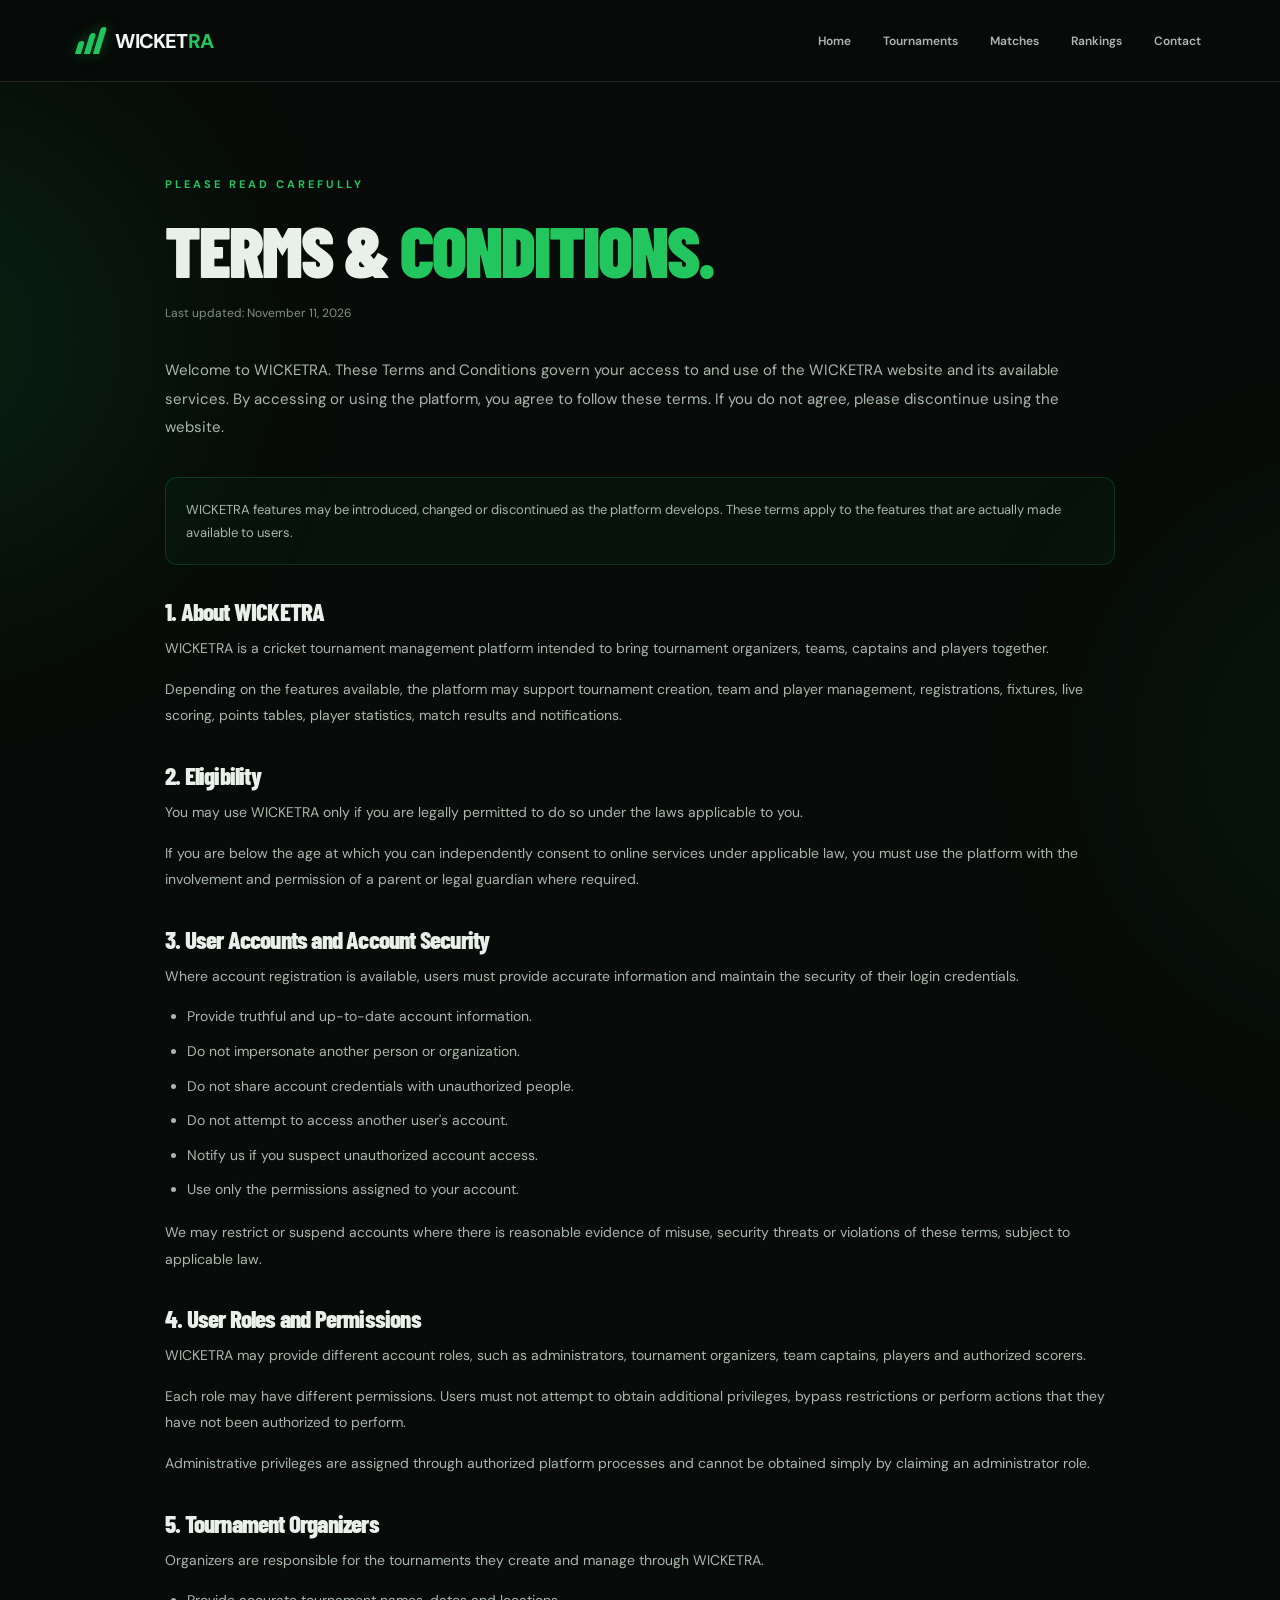
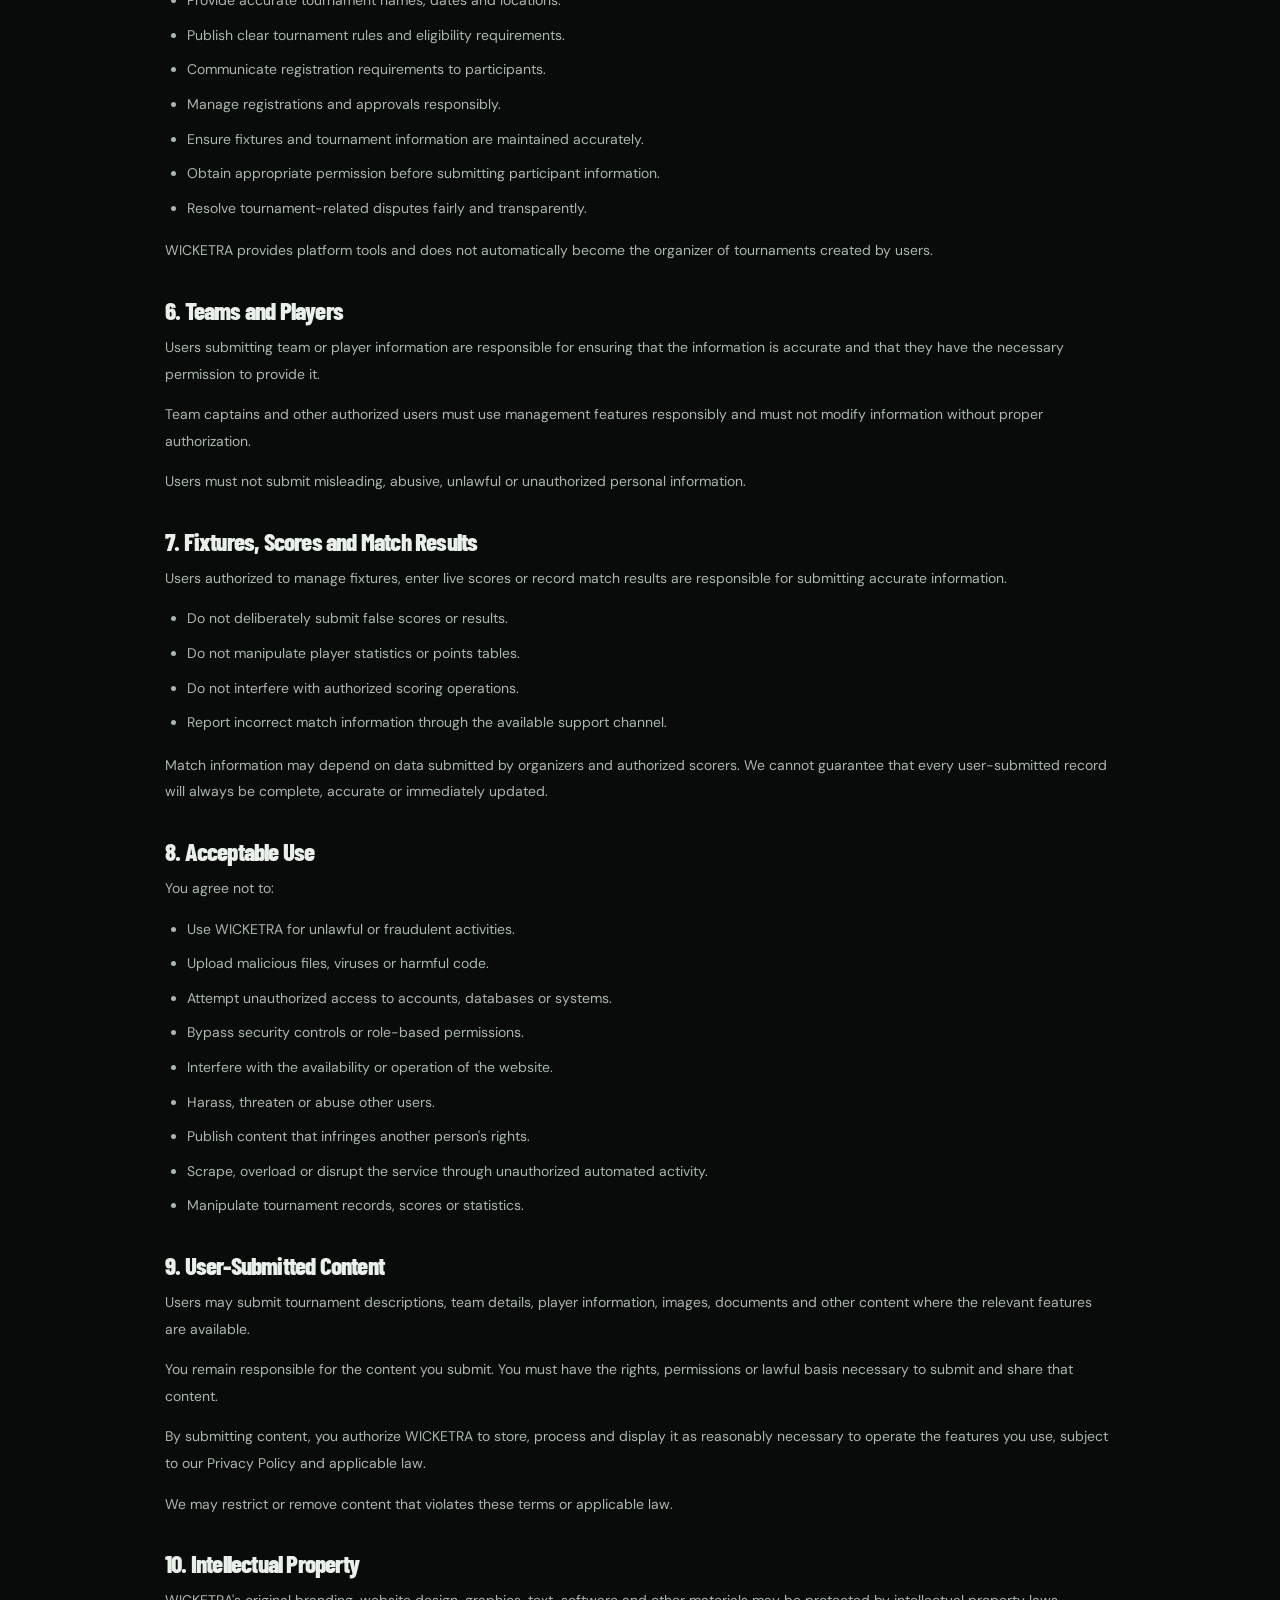
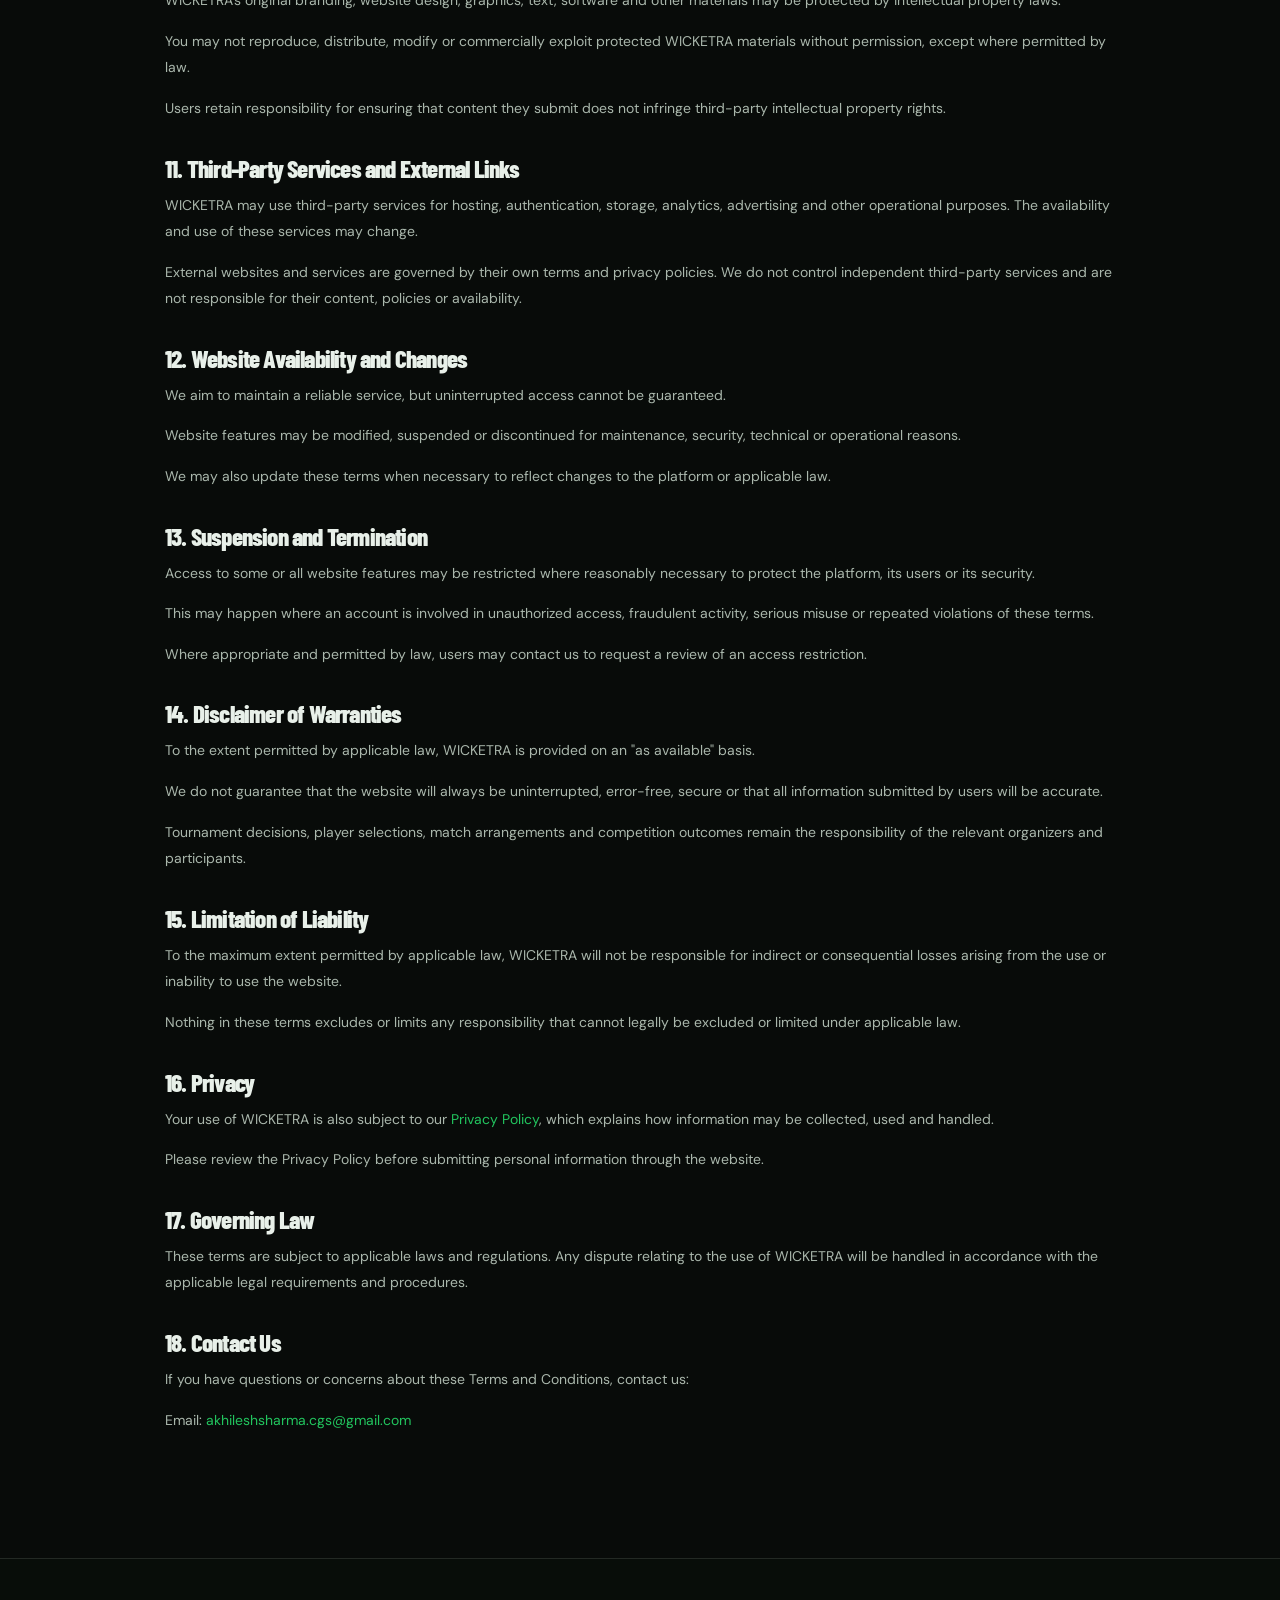
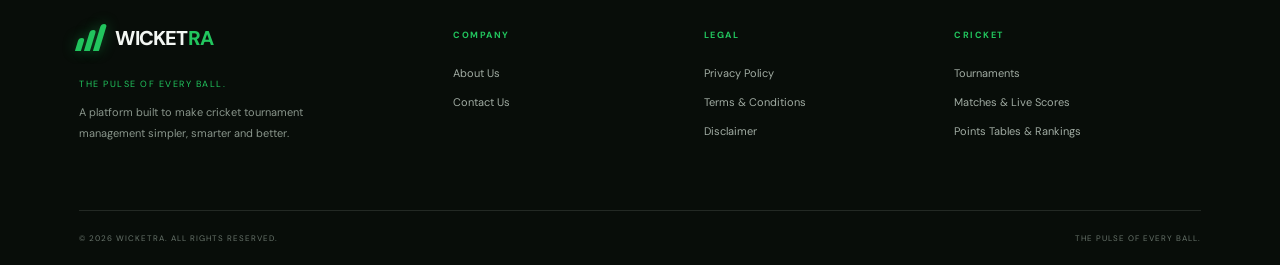
<file: terms.html>
<!DOCTYPE html>
<html lang="en">
<head>
<meta charset="UTF-8">
<meta name="viewport" content="width=device-width, initial-scale=1.0">

<title>Terms &amp; Conditions | WICKETRA</title>

<meta name="description" content="Read the WICKETRA Terms and Conditions governing access to and use of our cricket tournament management platform.">
<meta name="robots" content="index, follow">
<meta name="theme-color" content="#080b09">

<link rel="preconnect" href="https://fonts.googleapis.com">
<link rel="preconnect" href="https://fonts.gstatic.com" crossorigin>
<link href="https://fonts.googleapis.com/css2?family=Barlow+Condensed:wght@500;600;700;800&family=DM+Sans:wght@400;500;600;700&display=swap" rel="stylesheet">

<link rel="stylesheet" href="style.css">

<style>
.terms-page {
  min-height:75vh;
  padding:90px 7%;
  color:#e8f0e9;
}
.terms-container {
  max-width:950px;
  margin:auto;
}
.terms-label {
  color:#22C55E;
  font-size:11px;
  font-weight:bold;
  letter-spacing:3px;
}
.terms-page h1 {
  font-family:"Barlow Condensed",sans-serif;
  font-size:clamp(42px,7vw,72px);
  line-height:1;
  margin:20px 0;
}
.terms-page h1 span {
  color:#22C55E;
}
.terms-updated {
  color:#7f9082;
  font-size:12px;
  margin-bottom:35px;
}
.terms-intro {
  color:#aab7ac;
  font-size:15px;
  line-height:1.9;
  margin-bottom:35px;
}
.terms-section {
  margin:35px 0;
}
.terms-section h2 {
  font-family:"Barlow Condensed",sans-serif;
  font-size:25px;
  margin-bottom:13px;
  color:#e8f0e9;
}
.terms-section p,
.terms-section li {
  color:#aab7ac;
  font-size:14px;
  line-height:1.9;
}
.terms-section ul {
  padding-left:22px;
  margin-top:10px;
}
.terms-section li {
  margin-bottom:8px;
}
.terms-section a {
  color:#22C55E;
  overflow-wrap:anywhere;
}
.terms-section a:hover {
  text-decoration:underline;
}
.terms-note {
  padding:20px;
  margin:25px 0;
  border:1px solid rgba(34,197,94,.2);
  border-radius:12px;
  background:rgba(34,197,94,.04);
  color:#aab7ac;
  font-size:13px;
  line-height:1.8;
}
.terms-page a:focus-visible {
  outline:2px solid #22C55E;
  outline-offset:4px;
}
@media(max-width:600px) {
  .terms-page {
    padding:65px 6%;
  }
  .terms-section {
    margin:30px 0;
  }
}
</style>
</head>

<body>

<div class="ambient ambient-one"></div>
<div class="ambient ambient-two"></div>

<header class="site-header">

  <a class="brand" href="index.html" aria-label="WICKETRA Home">
    <span class="brand-mark"><i></i><i></i><i></i></span>
    <span>WICKET<span class="green">RA</span></span>
  </a>

  <button
    class="menu-toggle"
    id="menuToggle"
    aria-label="Open menu"
    aria-expanded="false"
    aria-controls="mainNav"
    type="button">
    <span></span>
    <span></span>
    <span></span>
  </button>

  <nav class="main-nav" id="mainNav">
    <a href="index.html">Home</a>
    <a href="index.html#tournaments">Tournaments</a>
    <a href="index.html#matches">Matches</a>
    <a href="index.html#rankings">Rankings</a>
    <a href="contact.html" class="nav-cta">Contact</a>
  </nav>

</header>

<main class="terms-page">
<div class="terms-container">

  <span class="terms-label">PLEASE READ CAREFULLY</span>

  <h1>TERMS &amp; <span>CONDITIONS.</span></h1>

  <p class="terms-updated">
    Last updated: November 11, 2026
  </p>

  <p class="terms-intro">
    Welcome to WICKETRA. These Terms and Conditions govern
    your access to and use of the WICKETRA website and its
    available services. By accessing or using the platform,
    you agree to follow these terms. If you do not agree,
    please discontinue using the website.
  </p>

  <div class="terms-note">
    WICKETRA features may be introduced, changed or discontinued
    as the platform develops. These terms apply to the features
    that are actually made available to users.
  </div>

  <section class="terms-section">
    <h2>1. About WICKETRA</h2>
    <p>
      WICKETRA is a cricket tournament management platform
      intended to bring tournament organizers, teams,
      captains and players together.
    </p>
    <p>
      Depending on the features available, the platform may
      support tournament creation, team and player management,
      registrations, fixtures, live scoring, points tables,
      player statistics, match results and notifications.
    </p>
  </section>

  <section class="terms-section">
    <h2>2. Eligibility</h2>
    <p>
      You may use WICKETRA only if you are legally permitted
      to do so under the laws applicable to you.
    </p>
    <p>
      If you are below the age at which you can independently
      consent to online services under applicable law, you
      must use the platform with the involvement and
      permission of a parent or legal guardian where required.
    </p>
  </section>

  <section class="terms-section">
    <h2>3. User Accounts and Account Security</h2>
    <p>
      Where account registration is available, users must
      provide accurate information and maintain the security
      of their login credentials.
    </p>
    <ul>
      <li>Provide truthful and up-to-date account information.</li>
      <li>Do not impersonate another person or organization.</li>
      <li>Do not share account credentials with unauthorized people.</li>
      <li>Do not attempt to access another user's account.</li>
      <li>Notify us if you suspect unauthorized account access.</li>
      <li>Use only the permissions assigned to your account.</li>
    </ul>
    <p>
      We may restrict or suspend accounts where there is
      reasonable evidence of misuse, security threats or
      violations of these terms, subject to applicable law.
    </p>
  </section>

  <section class="terms-section">
    <h2>4. User Roles and Permissions</h2>
    <p>
      WICKETRA may provide different account roles, such as
      administrators, tournament organizers, team captains,
      players and authorized scorers.
    </p>
    <p>
      Each role may have different permissions. Users must
      not attempt to obtain additional privileges, bypass
      restrictions or perform actions that they have not
      been authorized to perform.
    </p>
    <p>
      Administrative privileges are assigned through
      authorized platform processes and cannot be obtained
      simply by claiming an administrator role.
    </p>
  </section>

  <section class="terms-section">
    <h2>5. Tournament Organizers</h2>
    <p>
      Organizers are responsible for the tournaments they
      create and manage through WICKETRA.
    </p>
    <ul>
      <li>Provide accurate tournament names, dates and locations.</li>
      <li>Publish clear tournament rules and eligibility requirements.</li>
      <li>Communicate registration requirements to participants.</li>
      <li>Manage registrations and approvals responsibly.</li>
      <li>Ensure fixtures and tournament information are maintained accurately.</li>
      <li>Obtain appropriate permission before submitting participant information.</li>
      <li>Resolve tournament-related disputes fairly and transparently.</li>
    </ul>
    <p>
      WICKETRA provides platform tools and does not automatically
      become the organizer of tournaments created by users.
    </p>
  </section>

  <section class="terms-section">
    <h2>6. Teams and Players</h2>
    <p>
      Users submitting team or player information are
      responsible for ensuring that the information is
      accurate and that they have the necessary permission
      to provide it.
    </p>
    <p>
      Team captains and other authorized users must use
      management features responsibly and must not modify
      information without proper authorization.
    </p>
    <p>
      Users must not submit misleading, abusive, unlawful
      or unauthorized personal information.
    </p>
  </section>

  <section class="terms-section">
    <h2>7. Fixtures, Scores and Match Results</h2>
    <p>
      Users authorized to manage fixtures, enter live scores
      or record match results are responsible for submitting
      accurate information.
    </p>
    <ul>
      <li>Do not deliberately submit false scores or results.</li>
      <li>Do not manipulate player statistics or points tables.</li>
      <li>Do not interfere with authorized scoring operations.</li>
      <li>Report incorrect match information through the available support channel.</li>
    </ul>
    <p>
      Match information may depend on data submitted by
      organizers and authorized scorers. We cannot guarantee
      that every user-submitted record will always be
      complete, accurate or immediately updated.
    </p>
  </section>

  <section class="terms-section">
    <h2>8. Acceptable Use</h2>
    <p>You agree not to:</p>
    <ul>
      <li>Use WICKETRA for unlawful or fraudulent activities.</li>
      <li>Upload malicious files, viruses or harmful code.</li>
      <li>Attempt unauthorized access to accounts, databases or systems.</li>
      <li>Bypass security controls or role-based permissions.</li>
      <li>Interfere with the availability or operation of the website.</li>
      <li>Harass, threaten or abuse other users.</li>
      <li>Publish content that infringes another person's rights.</li>
      <li>Scrape, overload or disrupt the service through unauthorized automated activity.</li>
      <li>Manipulate tournament records, scores or statistics.</li>
    </ul>
  </section>

  <section class="terms-section">
    <h2>9. User-Submitted Content</h2>
    <p>
      Users may submit tournament descriptions, team details,
      player information, images, documents and other content
      where the relevant features are available.
    </p>
    <p>
      You remain responsible for the content you submit.
      You must have the rights, permissions or lawful basis
      necessary to submit and share that content.
    </p>
    <p>
      By submitting content, you authorize WICKETRA to store,
      process and display it as reasonably necessary to
      operate the features you use, subject to our Privacy
      Policy and applicable law.
    </p>
    <p>
      We may restrict or remove content that violates these
      terms or applicable law.
    </p>
  </section>

  <section class="terms-section">
    <h2>10. Intellectual Property</h2>
    <p>
      WICKETRA's original branding, website design, graphics,
      text, software and other materials may be protected
      by intellectual property laws.
    </p>
    <p>
      You may not reproduce, distribute, modify or commercially
      exploit protected WICKETRA materials without permission,
      except where permitted by law.
    </p>
    <p>
      Users retain responsibility for ensuring that content
      they submit does not infringe third-party intellectual
      property rights.
    </p>
  </section>

  <section class="terms-section">
    <h2>11. Third-Party Services and External Links</h2>
    <p>
      WICKETRA may use third-party services for hosting,
      authentication, storage, analytics, advertising and
      other operational purposes. The availability and use
      of these services may change.
    </p>
    <p>
      External websites and services are governed by their
      own terms and privacy policies. We do not control
      independent third-party services and are not responsible
      for their content, policies or availability.
    </p>
  </section>

  <section class="terms-section">
    <h2>12. Website Availability and Changes</h2>
    <p>
      We aim to maintain a reliable service, but uninterrupted
      access cannot be guaranteed.
    </p>
    <p>
      Website features may be modified, suspended or
      discontinued for maintenance, security, technical
      or operational reasons.
    </p>
    <p>
      We may also update these terms when necessary to
      reflect changes to the platform or applicable law.
    </p>
  </section>

  <section class="terms-section">
    <h2>13. Suspension and Termination</h2>
    <p>
      Access to some or all website features may be restricted
      where reasonably necessary to protect the platform,
      its users or its security.
    </p>
    <p>
      This may happen where an account is involved in
      unauthorized access, fraudulent activity, serious
      misuse or repeated violations of these terms.
    </p>
    <p>
      Where appropriate and permitted by law, users may
      contact us to request a review of an access restriction.
    </p>
  </section>

  <section class="terms-section">
    <h2>14. Disclaimer of Warranties</h2>
    <p>
      To the extent permitted by applicable law, WICKETRA
      is provided on an "as available" basis.
    </p>
    <p>
      We do not guarantee that the website will always be
      uninterrupted, error-free, secure or that all
      information submitted by users will be accurate.
    </p>
    <p>
      Tournament decisions, player selections, match
      arrangements and competition outcomes remain the
      responsibility of the relevant organizers and participants.
    </p>
  </section>

  <section class="terms-section">
    <h2>15. Limitation of Liability</h2>
    <p>
      To the maximum extent permitted by applicable law,
      WICKETRA will not be responsible for indirect or
      consequential losses arising from the use or
      inability to use the website.
    </p>
    <p>
      Nothing in these terms excludes or limits any
      responsibility that cannot legally be excluded
      or limited under applicable law.
    </p>
  </section>

  <section class="terms-section">
    <h2>16. Privacy</h2>
    <p>
      Your use of WICKETRA is also subject to our
      <a href="privacy-policy.html">Privacy Policy</a>,
      which explains how information may be collected,
      used and handled.
    </p>
    <p>
      Please review the Privacy Policy before submitting
      personal information through the website.
    </p>
  </section>

  <section class="terms-section">
    <h2>17. Governing Law</h2>
    <p>
      These terms are subject to applicable laws and
      regulations. Any dispute relating to the use of
      WICKETRA will be handled in accordance with the
      applicable legal requirements and procedures.
    </p>
  </section>

  <section class="terms-section">
    <h2>18. Contact Us</h2>
    <p>
      If you have questions or concerns about these Terms
      and Conditions, contact us:
    </p>
    <p>
      Email:
      <a href="mailto:akhileshsharma.cgs@gmail.com">
        akhileshsharma.cgs@gmail.com
      </a>
    </p>
  </section>

</div>
</main>

<footer class="site-footer">

  <div class="footer-main">

    <div class="footer-brand">
      <a class="brand" href="index.html">
        <span class="brand-mark"><i></i><i></i><i></i></span>
        <span>WICKET<span class="green">RA</span></span>
      </a>

      <p>THE PULSE OF EVERY BALL.</p>

      <p class="footer-description">
        A platform built to make cricket tournament management
        simpler, smarter and better.
      </p>
    </div>

    <div class="footer-column">
      <h4>COMPANY</h4>
      <a href="about.html">About Us</a>
      <a href="contact.html">Contact Us</a>
    </div>

    <div class="footer-column">
      <h4>LEGAL</h4>
      <a href="privacy-policy.html">Privacy Policy</a>
      <a href="terms.html">Terms &amp; Conditions</a>
      <a href="disclaimer.html">Disclaimer</a>
    </div>

    <div class="footer-column">
      <h4>CRICKET</h4>
      <a href="index.html#tournaments">Tournaments</a>
      <a href="index.html#matches">Matches &amp; Live Scores</a>
      <a href="index.html#rankings">Points Tables &amp; Rankings</a>
    </div>

  </div>

  <div class="footer-bottom">
    <span>© 2026 WICKETRA. ALL RIGHTS RESERVED.</span>
    <span>THE PULSE OF EVERY BALL.</span>
  </div>

</footer>

<script src="script.js"></script>

<script>
(function () {
  const toggle = document.getElementById("menuToggle");
  const nav = document.getElementById("mainNav");

  if (!toggle || !nav) return;

  toggle.addEventListener("click", function () {
    const isOpen = nav.classList.toggle("active");
    toggle.setAttribute("aria-expanded", String(isOpen));
    toggle.setAttribute("aria-label", isOpen ? "Close menu" : "Open menu");
  });

  nav.querySelectorAll("a").forEach(link => {
    link.addEventListener("click", function () {
      nav.classList.remove("active");
      toggle.setAttribute("aria-expanded", "false");
      toggle.setAttribute("aria-label", "Open menu");
    });
  });

  document.addEventListener("click", function (event) {
    if (!nav.contains(event.target) && !toggle.contains(event.target)) {
      nav.classList.remove("active");
      toggle.setAttribute("aria-expanded", "false");
    }
  });
})();
</script>

</body>
</html>
</file>
<file: style.css>
:root {
  --bg: #080b09;
  --panel: #101612;
  --panel-light: #141e17;
  --green: #22c55e;
  --green-bright: #58f58d;
  --text: #f3f7f3;
  --muted: #929c94;
  --line: rgba(226,244,230,.12);
  --display: "Barlow Condensed", Impact, sans-serif;
  --body: "DM Sans", Arial, sans-serif;
}

* {
  box-sizing: border-box;
}

html {
  scroll-behavior: smooth;
  scroll-padding-top: 95px;
}

body {
  margin: 0;
  background: var(--bg);
  color: var(--text);
  font-family: var(--body);
  overflow-x: hidden;
}

a {
  color: inherit;
  text-decoration: none;
}

button {
  font: inherit;
}

button,
a {
  -webkit-tap-highlight-color: transparent;
}

::selection {
  background: var(--green);
  color: #061109;
}

.ambient {
  position: fixed;
  z-index: -1;
  width: 460px;
  height: 460px;
  border-radius: 50%;
  filter: blur(130px);
  opacity: .10;
  pointer-events: none;
}

.ambient-one {
  background: #18e66b;
  top: 12%;
  left: -300px;
}

.ambient-two {
  background: #0b8d48;
  right: -330px;
  top: 58%;
}

.section-wrap {
  width: min(1160px, 87.6%);
  margin-inline: auto;
}

h1,
h2,
h3,
p {
  margin-top: 0;
}

/* HEADER */

.site-header {
  height: 82px;
  padding: 0 6.2%;
  display: flex;
  align-items: center;
  justify-content: space-between;
  border-bottom: 1px solid var(--line);
  position: sticky;
  top: 0;
  z-index: 100;
  background: rgba(8,11,9,.90);
  backdrop-filter: blur(20px);
  -webkit-backdrop-filter: blur(20px);
}

.brand {
  display: inline-flex;
  align-items: center;
  gap: 11px;
  font-weight: 800;
  font-size: 20px;
  letter-spacing: -.8px;
  white-space: nowrap;
}

.green {
  color: var(--green);
}

.brand-mark {
  height: 27px;
  width: 25px;
  display: inline-flex;
  align-items: end;
  gap: 3px;
  transform: skew(-17deg);
}

.brand-mark i {
  display: block;
  width: 6px;
  border-radius: 5px 5px 1px 1px;
  background: var(--green);
  box-shadow: 0 0 14px #22c55e66;
}

.brand-mark i:nth-child(1) { height: 13px; }
.brand-mark i:nth-child(2) { height: 21px; }
.brand-mark i:nth-child(3) { height: 27px; }

.main-nav {
  display: flex;
  align-items: center;
  gap: clamp(18px, 2.5vw, 38px);
}

.main-nav a,
.login-link {
  color: #aeb8b0;
  font-size: 12px;
  font-weight: 600;
  transition: color .2s;
}

.main-nav a:hover,
.main-nav a.active,
.login-link:hover {
  color: var(--green-bright);
}

.header-actions {
  display: flex;
  align-items: center;
  gap: 24px;
}

.button {
  min-height: 52px;
  padding: 0 22px;
  display: inline-flex;
  align-items: center;
  justify-content: center;
  gap: 25px;
  background: var(--green);
  color: #061109;
  font-size: 12px;
  font-weight: 800;
  border: 1px solid var(--green);
  cursor: pointer;
  transition:
    transform .25s,
    box-shadow .25s,
    background .25s;
}

.button:hover {
  transform: translateY(-3px);
  background: var(--green-bright);
  box-shadow: 0 12px 35px #22c55e2c;
}

.button span {
  font-size: 18px;
}

.button-small {
  min-height: 41px;
  padding: 0 15px;
  gap: 12px;
}

.menu-toggle {
  display: none;
}

/* HERO */

.hero {
  min-height: 650px;
  display: grid;
  grid-template-columns: 1.04fr .96fr;
  align-items: center;
  position: relative;
  padding-top: 54px;
  padding-bottom: 90px;
}

.hero-copy {
  position: relative;
  z-index: 2;
  padding-bottom: 20px;
}

.eyebrow {
  display: flex;
  align-items: center;
  gap: 10px;
  color: var(--green);
  font-size: 9px;
  font-weight: 800;
  letter-spacing: 2px;
}

.pulse-dot,
.live-dot {
  width: 7px;
  height: 7px;
  display: inline-block;
  border-radius: 50%;
  background: var(--green-bright);
  box-shadow: 0 0 13px var(--green);
  animation: pulse 1.8s infinite;
}

h1 {
  font: 900 clamp(68px, 8.2vw, 112px)/.82 var(--display);
  letter-spacing: -2px;
  margin: 28px 0 25px;
}

h1 span,
h2 span {
  color: var(--green);
}

.hero-description {
  color: #a4aea6;
  line-height: 1.8;
  font-size: 14px;
}

.hero-actions {
  display: flex;
  align-items: center;
  gap: 28px;
  margin-top: 32px;
}

.text-button {
  color: #d7e0d8;
  font-size: 12px;
  font-weight: 700;
}

.text-button span {
  color: var(--green);
  margin-left: 8px;
  font-size: 17px;
}

.hero-proof {
  display: flex;
  align-items: center;
  gap: 13px;
  margin-top: 52px;
  color: #8d998f;
  font-size: 10px;
}

.avatar-stack {
  display: flex;
}

.avatar-stack i {
  width: 27px;
  height: 27px;
  display: grid;
  place-items: center;
  border: 2px solid var(--bg);
  border-radius: 50%;
  background: #1b2a20;
  font-style: normal;
  margin-right: -7px;
  font-size: 12px;
}

/* STADIUM VISUAL */

.hero-visual {
  height: 485px;
  position: relative;
  overflow: hidden;
  background: radial-gradient(
    ellipse at 50% 65%,
    #1c5b34 0%,
    #102419 33%,
    #0b110d 70%
  );
  border: 1px solid #b4e8bd20;
  box-shadow: 0 25px 90px #0005;
}

.visual-topline {
  position: absolute;
  top: 20px;
  left: 22px;
  right: 22px;
  z-index: 5;
  display: flex;
  justify-content: space-between;
  color: #9ba99e;
  font-size: 8px;
  letter-spacing: 1.5px;
}

.visual-topline b {
  color: var(--green);
}

.stadium-glow {
  position: absolute;
  width: 330px;
  height: 330px;
  left: 50%;
  top: 43%;
  transform: translate(-50%,-50%);
  border-radius: 50%;
  background: #22c55e20;
  filter: blur(55px);
}

.stadium {
  position: absolute;
  inset: 75px 15px 0;
  overflow: hidden;
}

.stands {
  position: absolute;
  width: 110%;
  height: 67%;
  left: -5%;
  top: 0;
  border: 1px solid #9ae6ae24;
  border-radius: 50% 50% 0 0;
  background:
    repeating-linear-gradient(
      0deg,
      transparent 0 12px,
      #d8f5dc0a 13px 14px
    ),
    radial-gradient(
      ellipse at center bottom,
      #1d3d29,
      #0b120d 70%
    );
  transform: perspective(260px) rotateX(12deg);
}

.stadium-lights {
  position: absolute;
  z-index: 2;
  top: 22px;
  left: 13%;
  right: 13%;
  height: 3px;
  background: #d8ffdd;
  box-shadow:
    0 0 12px 5px #a8ffba55,
    0 0 50px 12px #22c55e28;
}

.field {
  position: absolute;
  z-index: 2;
  width: 115%;
  height: 56%;
  left: -7.5%;
  bottom: -16%;
  border-radius: 50% 50% 0 0;
  background: repeating-radial-gradient(
    ellipse at 50% 0%,
    #1a6336 0 17px,
    #18552f 18px 35px
  );
  border-top: 2px solid #a4f1b544;
  box-shadow: inset 0 22px 45px #06190c;
}

.field-ring {
  position: absolute;
  width: 58%;
  height: 75%;
  left: 21%;
  top: -15%;
  border: 1px solid #b9edc244;
  border-radius: 50%;
}

.pitch {
  position: absolute;
  width: 14%;
  height: 50%;
  left: 43%;
  top: -7%;
  background: linear-gradient(
    90deg,
    #a58b5a,
    #c4ad7c,
    #91774d
  );
  transform: perspective(180px) rotateX(13deg);
  opacity: .85;
}

.stumps {
  position: absolute;
  top: 5%;
  left: 44%;
  width: 12%;
  height: 11%;
  border-left: 2px solid #f5f1d7;
  border-right: 2px solid #f5f1d7;
  border-top: 2px solid #f5f1d7;
}

.floating-score {
  position: absolute;
  z-index: 4;
  right: 22px;
  bottom: 23px;
  width: 205px;
  padding: 17px;
  background: #08100bdc;
  border: 1px solid #9ef5b044;
  box-shadow: 0 18px 50px #0008;
  backdrop-filter: blur(10px);
  animation: float 5s ease-in-out infinite;
}

.score-label,
.score-bottom {
  display: flex;
  justify-content: space-between;
  align-items: center;
  color: #a8b4aa;
  font-size: 7px;
  letter-spacing: 1px;
}

.score-label .live-dot {
  width: 5px;
  height: 5px;
  margin-right: 5px;
}

.score-label b {
  color: var(--green);
}

.score-teams {
  display: flex;
  align-items: center;
  gap: 11px;
  margin-top: 18px;
  font-size: 12px;
}

.score-teams span {
  color: #6f7a71;
  font-size: 9px;
}

.score-number {
  font: 800 48px/.95 var(--display);
  margin: 8px 0 12px;
}

.score-number span {
  font-size: 22px;
  color: #a3afa5;
}

.score-bottom {
  border-top: 1px solid var(--line);
  padding-top: 10px;
  font-size: 7px;
}

.hero-vertical {
  position: absolute;
  right: 8px;
  top: 44%;
  writing-mode: vertical-rl;
  color: #d9f3df77;
  font-size: 7px;
  letter-spacing: 2px;
}

.hero-bottomline {
  position: absolute;
  bottom: 27px;
  left: 0;
  right: 0;
  display: flex;
  justify-content: space-between;
  color: #68746b;
  font-size: 8px;
  letter-spacing: 1.4px;
}

/* MOVING TICKER */

.ticker {
  overflow: hidden;
  border-block: 1px solid var(--line);
  background: #0d130f;
  padding: 18px 0;
}

.ticker-track {
  display: flex;
  width: max-content;
  gap: 45px;
  animation: ticker 32s linear infinite;
  color: #c4d0c6;
  font: 700 13px var(--display);
  letter-spacing: 2px;
}

.ticker-track b {
  color: var(--green);
  margin-left: 45px;
}

/* SECTIONS */

.section {
  padding-top: 120px;
  padding-bottom: 120px;
}

.section-heading {
  display: flex;
  justify-content: space-between;
  align-items: end;
  gap: 40px;
  margin-bottom: 48px;
}

h2 {
  font: 800 clamp(48px, 6vw, 76px)/.88 var(--display);
  letter-spacing: -.8px;
  margin: 17px 0 0;
}

.section-heading > p {
  max-width: 310px;
  color: var(--muted);
  font-size: 12px;
  line-height: 1.9;
  margin-bottom: 4px;
}

/* TOURNAMENT CARDS */

.tournament-grid {
  display: grid;
  grid-template-columns: repeat(3, 1fr);
  gap: 17px;
}

.tournament-card {
  padding: 12px 12px 25px;
  background: linear-gradient(145deg,#111a14,#0c110e);
  border: 1px solid var(--line);
  transition:
    transform .3s,
    border-color .3s,
    box-shadow .3s;
}

.tournament-card:hover {
  transform: translateY(-7px);
  border-color: #22c55e66;
  box-shadow: 0 18px 45px #0004;
}

.card-art {
  height: 205px;
  position: relative;
  overflow: hidden;
  background: #15271b;
}

.art-one {
  background: radial-gradient(
    circle at 50% 50%,
    #286f40,
    #112419 55%,
    #0b120d
  );
}

.art-orbit {
  position: absolute;
  width: 175px;
  height: 175px;
  border: 1px solid #8df3a466;
  border-radius: 50%;
  left: 50%;
  top: 50%;
  transform: translate(-50%,-50%) rotateX(65deg);
  box-shadow: 0 0 35px #22c55e22;
}

.art-ball {
  position: absolute;
  left: 50%;
  top: 50%;
  width: 48px;
  height: 48px;
  border-radius: 50%;
  background: radial-gradient(
    circle at 35% 30%,
    #f5fff4,
    #22c55e 55%,
    #0a6b32
  );
  box-shadow: 0 0 35px #22c55e88;
  transform: translate(-50%,-50%);
}

.art-two {
  background: linear-gradient(135deg,#1d2e23,#0b130e);
}

.art-lines {
  position: absolute;
  inset: -40%;
  background: repeating-linear-gradient(
    125deg,
    transparent 0 18px,
    #8ae9a012 19px 20px
  );
  transform: rotate(-10deg);
}

.art-symbol {
  position: absolute;
  left: 50%;
  top: 50%;
  transform: translate(-50%,-50%);
  font: 900 90px var(--display);
  color: #c2f7cf;
  opacity: .8;
  text-shadow: 0 0 30px #22c55e66;
}

.art-three {
  background: radial-gradient(
    circle at 70% 25%,
    #245c35,
    #101b13 65%
  );
}

.art-number {
  position: absolute;
  top: 15px;
  left: 16px;
  font-size: 9px;
  color: #b4c5b7;
  letter-spacing: 1px;
}

.score-graphic {
  position: absolute;
  left: 50%;
  top: 48%;
  transform: translate(-50%,-50%);
  font: 800 66px var(--display);
  white-space: nowrap;
}

.score-graphic small {
  color: var(--green);
  font-size: 30px;
}

.live-pill {
  position: absolute;
  bottom: 15px;
  left: 16px;
  font-size: 8px;
  letter-spacing: 1px;
  color: #d9e9dc;
}

.live-pill i {
  display: inline-block;
  width: 6px;
  height: 6px;
  border-radius: 50%;
  background: var(--green);
  margin-right: 7px;
}

.card-meta {
  display: flex;
  justify-content: space-between;
  color: var(--green);
  margin-top: 22px;
  font-size: 13px;
}

.tag {
  font-size: 8px;
  letter-spacing: 1.2px;
  color: var(--green);
  font-weight: 800;
}

.tournament-card h3 {
  font: 700 26px var(--display);
  margin: 13px 0 7px;
}

.tournament-card p {
  color: var(--muted);
  font-size: 11px;
  line-height: 1.8;
  margin: 0;
}

/* MATCH SECTION */

.match-section {
  background: #0e1510;
  border-block: 1px solid var(--line);
  padding: 100px 0;
  position: relative;
  overflow: hidden;
}

.match-section::before {
  content: "";
  position: absolute;
  width: 500px;
  height: 500px;
  border-radius: 50%;
  background: #22c55e0d;
  filter: blur(50px);
  right: -100px;
  top: -180px;
}

.match-inner {
  display: grid;
  grid-template-columns: 1fr 1fr;
  align-items: center;
  gap: 80px;
  position: relative;
}

.muted {
  color: var(--muted);
  font-size: 12px;
  line-height: 1.8;
  margin-top: 22px;
}

.match-preview {
  background: #080e0a;
  border: 1px solid #8de6a333;
  padding: 24px;
  box-shadow: 0 25px 70px #0004;
}

.match-preview-top {
  display: flex;
  justify-content: space-between;
  color: #a9b5ab;
  font-size: 8px;
  letter-spacing: 1px;
  padding-bottom: 18px;
  border-bottom: 1px solid var(--line);
}

.match-preview-top .live-dot {
  width: 5px;
  height: 5px;
  margin-right: 6px;
}

.match-team {
  display: grid;
  grid-template-columns: 42px 1fr auto;
  align-items: center;
  gap: 13px;
  padding: 20px 0;
}

.team-badge {
  width: 40px;
  height: 40px;
  display: grid;
  place-items: center;
  border-radius: 50%;
  background: #1b4229;
  color: #a9f7bd;
  font: 800 14px var(--display);
}

.team-badge-alt {
  background: #27351f;
  color: #e2d9a3;
}

.match-team b {
  display: block;
  font-size: 11px;
}

.match-team small {
  display: block;
  color: #718074;
  font-size: 7px;
  margin-top: 5px;
  letter-spacing: 1px;
}

.match-team > strong {
  font: 700 30px var(--display);
}

.match-divider {
  display: flex;
  justify-content: space-between;
  border-block: 1px solid var(--line);
  padding: 10px 0;
  color: #819087;
  font-size: 8px;
  letter-spacing: 1px;
}

.overs-row {
  display: flex;
  justify-content: space-between;
  color: #819087;
  font-size: 8px;
  letter-spacing: 1px;
  border-top: 1px solid var(--line);
  padding-top: 16px;
}

.overs-row b {
  color: var(--green-bright);
  font-size: 11px;
}

/* STATISTICS / FEATURE GRID */

.stats-row {
  display: grid;
  grid-template-columns: repeat(4,1fr);
  border-block: 1px solid var(--line);
}

.stats-row > div {
  padding: 28px 22px 25px 0;
  border-right: 1px solid var(--line);
  margin-right: 22px;
}

.stats-row > div:last-child {
  border: 0;
  margin: 0;
}

.stats-row strong {
  display: block;
  color: var(--green);
  font: 700 35px var(--display);
}

.stats-row span {
  display: block;
  font-size: 12px;
  font-weight: 700;
  margin-top: 10px;
}

.stats-row p {
  color: var(--muted);
  font-size: 10px;
  line-height: 1.7;
  margin: 7px 0 0;
}

/* CALL TO ACTION */

.cta-section {
  padding: 75px 30px;
  margin-bottom: 90px;
  text-align: center;
  position: relative;
  overflow: hidden;
  background: linear-gradient(130deg,#12251a,#0c130e 70%);
  border: 1px solid #7de69a33;
}

.cta-glow {
  position: absolute;
  width: 360px;
  height: 220px;
  background: #22c55e1c;
  filter: blur(70px);
  top: -100px;
  left: 50%;
  transform: translateX(-50%);
}

.cta-section > *:not(.cta-glow) {
  position: relative;
}

.cta-section .eyebrow {
  justify-content: center;
}

.cta-section h2 {
  font-size: clamp(58px,7vw,88px);
  margin: 20px 0;
}

.cta-section p {
  color: #a5b2a8;
  font-size: 12px;
  margin-bottom: 26px;
}

.cta-section small {
  display: block;
  margin-top: 22px;
  color: #68756c;
  font-size: 7px;
  letter-spacing: 1.4px;
}

/* PROFESSIONAL FOOTER */

.site-footer {
  display: block;
  padding: 65px 6.2% 22px;
  border-top: 1px solid var(--line);
  background: #080d09;
}

.footer-main {
  max-width: 1160px;
  margin: auto;
  display: grid;
  grid-template-columns: 1.6fr 1fr 1fr 1.2fr;
  gap: 45px;
  padding-bottom: 55px;
}

.footer-brand > p {
  font-size: 9px;
  letter-spacing: 1.5px;
  color: var(--green);
  margin-top: 22px;
}

.footer-brand .footer-description {
  max-width: 250px;
  color: #89958b;
  font-size: 11px;
  line-height: 1.9;
  letter-spacing: 0;
  margin-top: 12px;
}

.footer-column {
  display: flex;
  flex-direction: column;
  gap: 15px;
}

.footer-column h4 {
  color: var(--green);
  font-size: 9px;
  letter-spacing: 1.5px;
  margin: 5px 0 10px;
}

.footer-column a {
  color: #a1aca3;
  font-size: 11px;
  transition: color .2s, transform .2s;
}

.footer-column a:hover {
  color: var(--green-bright);
  transform: translateX(4px);
}

.footer-bottom {
  max-width: 1160px;
  margin: auto;
  padding-top: 22px;
  border-top: 1px solid var(--line);
  display: flex;
  justify-content: space-between;
  gap: 15px;
  color: #68746b;
  font-size: 8px;
  letter-spacing: 1px;
}

/* TOAST */

.toast {
  position: fixed;
  bottom: 25px;
  left: 50%;
  transform: translate(-50%,20px);
  opacity: 0;
  pointer-events: none;
  background: #d9ffe3;
  color: #07110a;
  padding: 12px 18px;
  font-size: 11px;
  font-weight: 700;
  z-index: 200;
  transition: .25s;
  max-width: calc(100% - 30px);
  text-align: center;
}

.toast.show {
  opacity: 1;
  transform: translate(-50%,0);
}

/* ANIMATIONS */

@keyframes pulse {
  50% {
    box-shadow: 0 0 3px var(--green);
    opacity: .55;
  }
}

@keyframes float {
  50% {
    transform: translateY(-9px);
  }
}

@keyframes ticker {
  to {
    transform: translateX(-50%);
  }
}

/* TABLET */

@media (max-width: 1000px) {
  .site-header {
    padding-inline: 4%;
  }

  .main-nav {
    gap: 15px;
  }

  .main-nav a {
    font-size: 10px;
  }

  .header-actions {
    gap: 13px;
  }

  .login-link {
    display: none;
  }

  .hero {
    grid-template-columns: 1fr 1fr;
  }

  .hero-visual {
    height: 420px;
  }

  .section-wrap {
    width: 90%;
  }

  .footer-main {
    gap: 25px;
  }
}

/* MOBILE */

@media (max-width: 760px) {
  html {
    scroll-padding-top: 75px;
  }

  .site-header {
    height: 70px;
  }

  .menu-toggle {
    display: block;
    order: 3;
    background: none;
    border: 0;
    padding: 8px;
    cursor: pointer;
  }

  .menu-toggle span {
    display: block;
    width: 23px;
    height: 2px;
    background: white;
    margin: 5px;
    transition: transform .2s;
  }

  .header-actions {
    margin-left: auto;
    margin-right: 12px;
  }

  .header-actions .button {
    min-height: 37px;
    font-size: 9px;
    padding: 0 10px;
  }

  .main-nav {
    display: none;
    position: absolute;
    top: 69px;
    left: 0;
    right: 0;
    padding: 20px 6%;
    background: #0b110d;
    border-bottom: 1px solid var(--line);
    flex-direction: column;
    align-items: flex-start;
    gap: 20px;
  }

  .main-nav.open {
    display: flex;
  }

  .main-nav a {
    font-size: 12px;
  }

  .hero {
    display: flex;
    flex-direction: column;
    align-items: stretch;
    padding-top: 65px;
    padding-bottom: 75px;
    gap: 40px;
  }

  .hero-copy {
    padding: 0;
  }

  .hero-visual {
    height: 390px;
  }

  .hero-bottomline {
    bottom: 25px;
  }

  .hero-proof {
    margin-top: 35px;
  }

  h1 {
    font-size: clamp(65px,15vw,95px);
  }

  .section {
    padding-block: 78px;
  }

  .section-heading {
    display: block;
  }

  .section-heading > p {
    margin-top: 25px;
  }

  .tournament-grid {
    grid-template-columns: 1fr;
  }

  .card-art {
    height: 220px;
  }

  .match-section {
    padding-block: 75px;
  }

  .match-inner {
    grid-template-columns: 1fr;
    gap: 35px;
  }

  .stats-row {
    grid-template-columns: 1fr 1fr;
  }

  .stats-row > div {
    padding: 22px 12px 22px 0;
    margin-right: 12px;
    border-bottom: 1px solid var(--line);
  }

  .stats-row > div:nth-child(2) {
    border-right: 0;
    margin-right: 0;
  }

  .stats-row > div:nth-child(3),
  .stats-row > div:nth-child(4) {
    border-bottom: 0;
  }

  .cta-section {
    padding: 65px 18px;
    margin-bottom: 65px;
  }

  .footer-main {
    grid-template-columns: 1fr 1fr;
    gap: 35px 20px;
  }

  .footer-brand {
    grid-column: 1 / -1;
  }

  .footer-bottom {
    flex-direction: column;
    line-height: 1.8;
  }
}

/* SMALL MOBILE */

@media (max-width: 420px) {
  .brand {
    font-size: 17px;
  }

  .header-actions .button {
    gap: 5px;
  }

  .hero-visual {
    height: 340px;
  }

  .floating-score {
    width: 180px;
    right: 12px;
    bottom: 15px;
  }

  .hero-vertical {
    display: none;
  }

  .hero-actions {
    align-items: flex-start;
    flex-direction: column;
    gap: 20px;
  }

  .footer-main {
    gap: 30px 15px;
  }
}

/* ACCESSIBILITY */

:focus-visible {
  outline: 2px solid var(--green-bright);
  outline-offset: 4px;
}

@media (prefers-reduced-motion: reduce) {
  *,
  *::before,
  *::after {
    scroll-behavior: auto !important;
    animation-duration: .01ms !important;
    animation-iteration-count: 1 !important;
    transition-duration: .01ms !important;
  }
}
.auth-account a.button {
  display: inline-flex !important;
  align-items: center;
  justify-content: center;
  color: #071009 !important;
  background: #22c55e !important;
  font-weight: 900 !important;
  font-size: 14px !important;
  letter-spacing: .5px;
  padding: 11px 20px !important;
  border: 1px solid #22c55e !important;
  text-decoration: none !important;
  text-shadow: none !important;
}

.auth-account a.button:hover {
  background: #35e875 !important;
  color: #071009 !important;
  transform: translateY(-2px);
}
</file>
